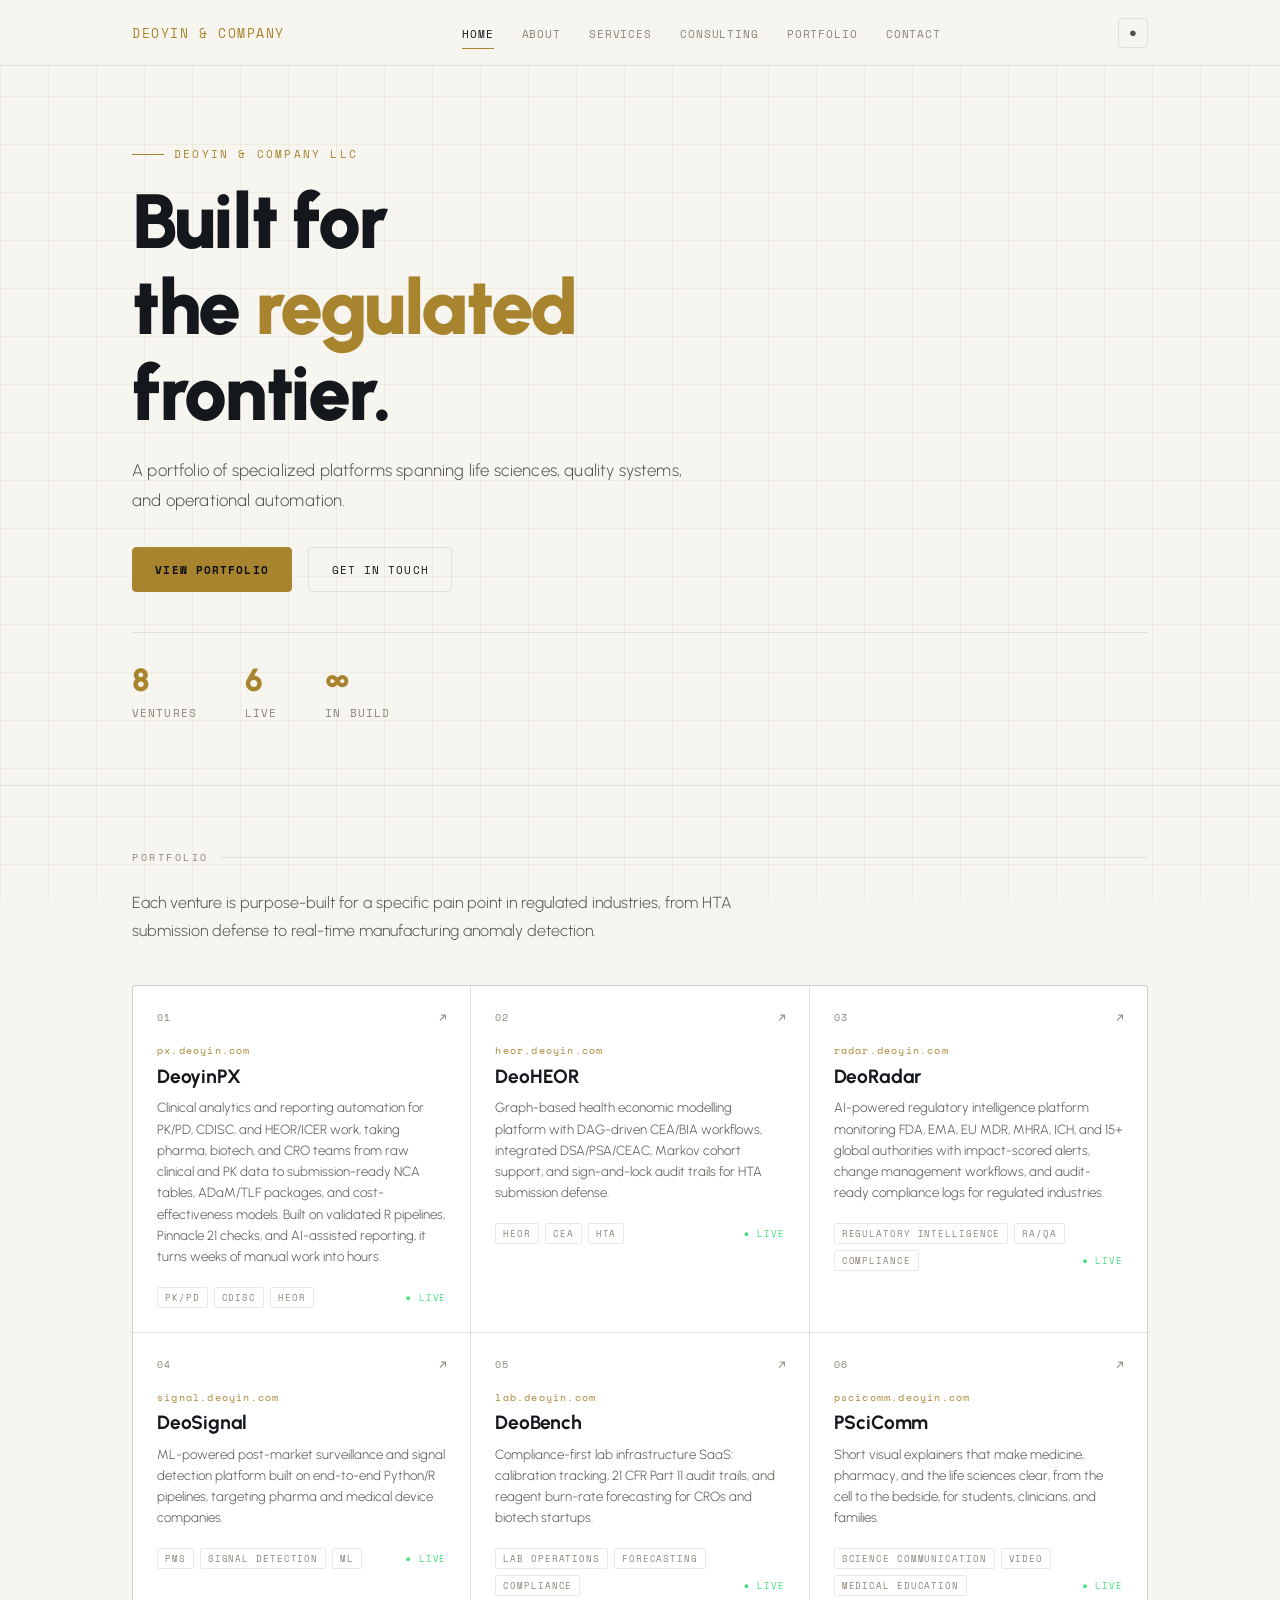
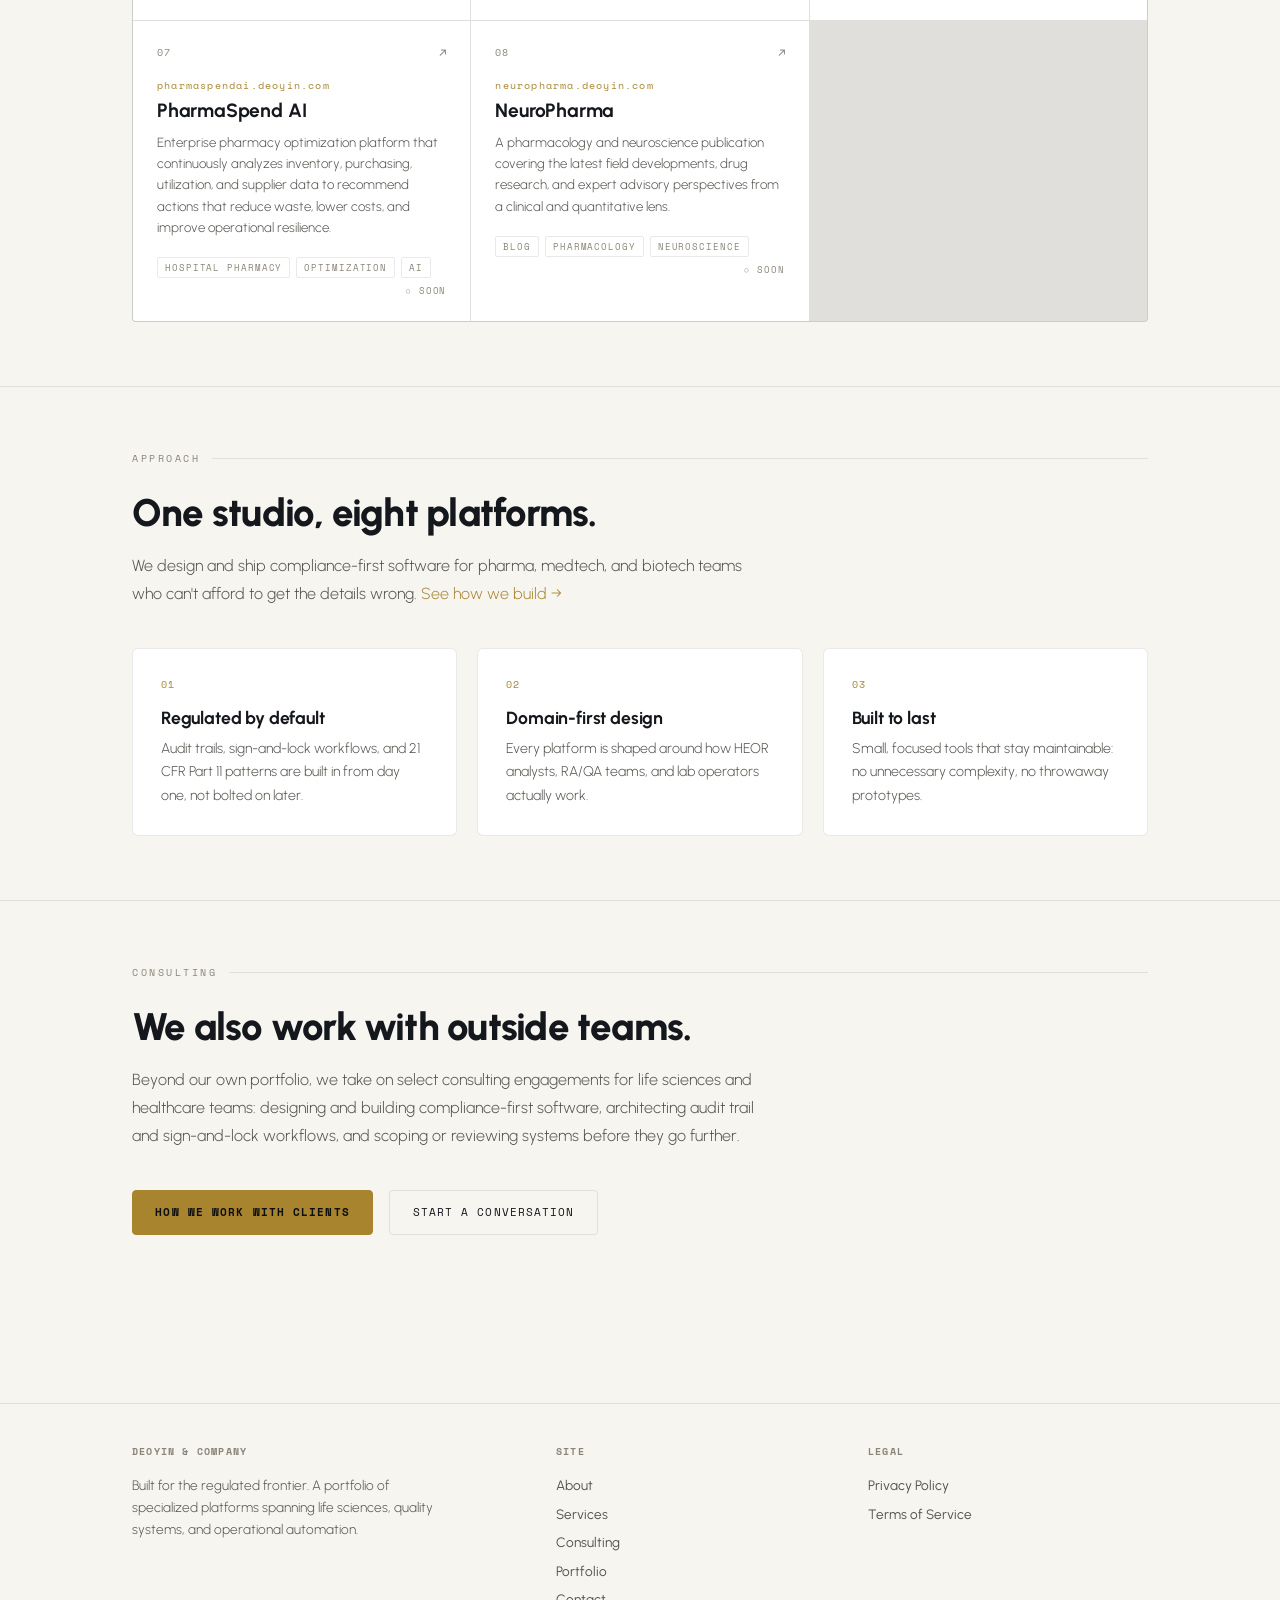
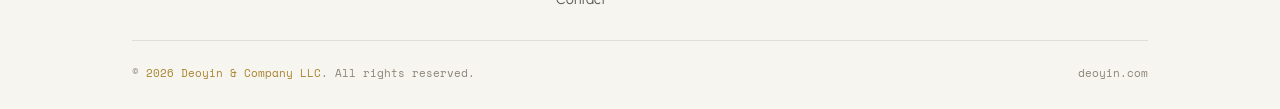
<file: index.html>
<!DOCTYPE html>
<html lang="en">
<head>
<meta charset="UTF-8" />
<meta name="viewport" content="width=device-width, initial-scale=1.0" />
<title>Deoyin & Company | Built for the Regulated Frontier</title>
<meta name="description" content="Deoyin & Company builds specialized software platforms for life sciences, quality systems, and regulated operations, from HEOR modelling to regulatory intelligence to post-market surveillance, and offers consulting for teams building compliance-first software of their own." />
<link rel="canonical" href="https://deoyin.com/" />
<meta property="og:type" content="website" />
<meta property="og:title" content="Deoyin & Company | Built for the Regulated Frontier" />
<meta property="og:description" content="A portfolio of specialized platforms spanning life sciences, quality systems, and operational automation." />
<meta property="og:url" content="https://deoyin.com/" />
<meta property="og:image" content="https://deoyin.com/assets/img/favicon.svg" />
<meta name="twitter:card" content="summary" />
<meta name="twitter:title" content="Deoyin & Company | Built for the Regulated Frontier" />
<meta name="twitter:description" content="A portfolio of specialized platforms spanning life sciences, quality systems, and operational automation." />
<link rel="icon" type="image/svg+xml" href="assets/img/favicon.svg" />
<link rel="manifest" href="site.webmanifest" />
<link href="https://fonts.googleapis.com/css2?family=Space+Mono:wght@400;700&family=Urbanist:wght@300;400;600;700;800;900&display=swap" rel="stylesheet" />
<link rel="stylesheet" href="assets/css/style.css" />
</head>
<body>
<nav class="site-nav">
  <div class="wrap">
    <a href="index.html" class="nav-logo">Deoyin & Company</a>
    <ul class="nav-links" data-nav-links>
      <li><a href="index.html">Home</a></li>
      <li><a href="about.html">About</a></li>
      <li><a href="services.html">Services</a></li>
      <li><a href="services.html#consulting">Consulting</a></li>
      <li><a href="index.html#portfolio">Portfolio</a></li>
      <li><a href="contact.html">Contact</a></li>
    </ul>
    <div class="nav-right">
      <button class="theme-toggle" data-theme-toggle type="button"></button>
      <button class="nav-burger" data-nav-burger type="button" aria-label="Toggle menu" aria-expanded="false"><span></span></button>
    </div>
  </div>
</nav>

<section class="hero">
  <div class="wrap">
    <div class="hero-eyebrow">Deoyin & Company LLC</div>
    <h1>Built for<br />the <span>regulated</span><br />frontier.</h1>
    <p class="hero-sub">A portfolio of specialized platforms spanning life sciences, quality systems, and operational automation.</p>
    <div class="hero-actions">
      <a href="#portfolio" class="btn btn-primary">View Portfolio</a>
      <a href="contact.html" class="btn btn-ghost">Get in Touch</a>
    </div>
    <div class="hero-stat-row">
      <div class="stat-item"><span class="stat-num">8</span><span class="stat-label">Ventures</span></div>
      <div class="stat-item"><span class="stat-num">6</span><span class="stat-label">Live</span></div>
      <div class="stat-item"><span class="stat-num">&#8734;</span><span class="stat-label">In Build</span></div>
    </div>
  </div>
</section>

<section class="page-section reveal" id="portfolio">
  <div class="wrap">
    <div class="section-label">Portfolio</div>
    <p class="section-intro">Each venture is purpose-built for a specific pain point in regulated industries, from HTA submission defense to real-time manufacturing anomaly detection.</p>
    <div class="grid" id="grid"></div>
  </div>
</section>

<section class="page-section reveal">
  <div class="wrap">
    <div class="section-label">Approach</div>
    <h2 class="section-heading">One studio, eight platforms.</h2>
    <p class="section-intro">We design and ship compliance-first software for pharma, medtech, and biotech teams who can't afford to get the details wrong. <a href="services.html" style="color: var(--gold); text-decoration: none;">See how we build &rarr;</a></p>
    <div class="content-grid">
      <div class="content-card">
        <span class="content-card-num">01</span>
        <h3>Regulated by default</h3>
        <p>Audit trails, sign-and-lock workflows, and 21 CFR Part 11 patterns are built in from day one, not bolted on later.</p>
      </div>
      <div class="content-card">
        <span class="content-card-num">02</span>
        <h3>Domain-first design</h3>
        <p>Every platform is shaped around how HEOR analysts, RA/QA teams, and lab operators actually work.</p>
      </div>
      <div class="content-card">
        <span class="content-card-num">03</span>
        <h3>Built to last</h3>
        <p>Small, focused tools that stay maintainable: no unnecessary complexity, no throwaway prototypes.</p>
      </div>
    </div>
  </div>
</section>

<section class="page-section reveal" id="consulting">
  <div class="wrap">
    <div class="section-label">Consulting</div>
    <h2 class="section-heading">We also work with outside teams.</h2>
    <p class="section-intro">Beyond our own portfolio, we take on select consulting engagements for life sciences and healthcare teams: designing and building compliance-first software, architecting audit trail and sign-and-lock workflows, and scoping or reviewing systems before they go further.</p>
    <div class="hero-actions">
      <a href="services.html#consulting" class="btn btn-primary">How We Work With Clients</a>
      <a href="contact.html" class="btn btn-ghost">Start a Conversation</a>
    </div>
  </div>
</section>

<footer class="site-footer">
  <div class="wrap">
    <div class="footer-grid">
      <div class="footer-col">
        <h4>Deoyin & Company</h4>
        <p>Built for the regulated frontier. A portfolio of specialized platforms spanning life sciences, quality systems, and operational automation.</p>
      </div>
      <div class="footer-col">
        <h4>Site</h4>
        <ul>
          <li><a href="about.html">About</a></li>
          <li><a href="services.html">Services</a></li>
          <li><a href="services.html#consulting">Consulting</a></li>
          <li><a href="index.html#portfolio">Portfolio</a></li>
          <li><a href="contact.html">Contact</a></li>
        </ul>
      </div>
      <div class="footer-col">
        <h4>Legal</h4>
        <ul>
          <li><a href="privacy.html">Privacy Policy</a></li>
          <li><a href="terms.html">Terms of Service</a></li>
        </ul>
      </div>
    </div>
    <div class="footer-bottom">
      <div class="footer-copy">© <span data-year>2026</span> <span>Deoyin & Company LLC</span>. All rights reserved.</div>
      <div class="footer-copy">deoyin.com</div>
    </div>
  </div>
</footer>

<script>
const ventures = [
  { sub: "px.deoyin.com", title: "DeoyinPX", desc: "Clinical analytics and reporting automation for PK/PD, CDISC, and HEOR/ICER work, taking pharma, biotech, and CRO teams from raw clinical and PK data to submission-ready NCA tables, ADaM/TLF packages, and cost-effectiveness models. Built on validated R pipelines, Pinnacle 21 checks, and AI-assisted reporting, it turns weeks of manual work into hours.", tags: ["PK/PD", "CDISC", "HEOR"], status: "live", url: "https://px.deoyin.com" },
  { sub: "heor.deoyin.com", title: "DeoHEOR", desc: "Graph-based health economic modelling platform with DAG-driven CEA/BIA workflows, integrated DSA/PSA/CEAC, Markov cohort support, and sign-and-lock audit trails for HTA submission defense.", tags: ["HEOR", "CEA", "HTA"], status: "live", url: "https://heor.deoyin.com"},
  { sub: "radar.deoyin.com", title: "DeoRadar", desc: "AI-powered regulatory intelligence platform monitoring FDA, EMA, EU MDR, MHRA, ICH, and 15+ global authorities with impact-scored alerts, change management workflows, and audit-ready compliance logs for regulated industries.", tags: ["Regulatory Intelligence", "RA/QA", "Compliance"], status: "live", url: "https://radar.deoyin.com"},
  { sub: "signal.deoyin.com", title: "DeoSignal", desc: "ML-powered post-market surveillance and signal detection platform built on end-to-end Python/R pipelines, targeting pharma and medical device companies.", tags: ["PMS", "Signal Detection", "ML"], status: "live", url: "https://signal.deoyin.com" },
  { sub: "lab.deoyin.com", "title": "DeoBench", "desc": "Compliance-first lab infrastructure SaaS: calibration tracking, 21 CFR Part 11 audit trails, and reagent burn-rate forecasting for CROs and biotech startups.", "tags": ["Lab Operations", "Forecasting", "Compliance"], "status": "live", "url": "https://lab.deoyin.com" },
  { sub: "pscicomm.deoyin.com", title: "PSciComm", desc: "Short visual explainers that make medicine, pharmacy, and the life sciences clear, from the cell to the bedside, for students, clinicians, and families.", tags: ["Science Communication", "Video", "Medical Education"], status: "live", url: "https://pscicomm.deoyin.com" },
  { sub: "pharmaspendai.deoyin.com", title: "PharmaSpend AI", desc: "Enterprise pharmacy optimization platform that continuously analyzes inventory, purchasing, utilization, and supplier data to recommend actions that reduce waste, lower costs, and improve operational resilience.", tags: ["HOSPITAL PHARMACY", "OPTIMIZATION", "AI"], status: "soon", url: "https://pharmaspendai.deoyin.com" },
  { sub: "neuropharma.deoyin.com", title: "NeuroPharma", desc: "A pharmacology and neuroscience publication covering the latest field developments, drug research, and expert advisory perspectives from a clinical and quantitative lens.", tags: ["Blog", "Pharmacology", "Neuroscience"], status: "soon", url: "https://neuropharma.deoyin.com" }
];
const grid = document.getElementById('grid');
ventures.forEach((v, i) => {
  const a = document.createElement('a');
  a.href = v.url; a.className = 'card'; a.target = '_blank'; a.rel = 'noopener noreferrer';
  const idx = String(i + 1).padStart(2, '0');
  const tagsHtml = v.tags.map(t => `<span class="card-tag">${t}</span>`).join('');
  const statusClass = v.status === 'live' ? 'status-live' : 'status-soon';
  const statusLabel = v.status === 'live' ? '&#9679; Live' : '&#9675; Soon';
  a.innerHTML = `
    <div class="card-header"><span class="card-index">${idx}</span><span class="card-arrow">&#8599;</span></div>
    <div class="card-name">${v.sub}</div>
    <div class="card-title">${v.title}</div>
    <div class="card-desc">${v.desc}</div>
    <div class="card-footer">${tagsHtml}<span class="card-status ${statusClass}">${statusLabel}</span></div>
  `;
  grid.appendChild(a);
});
</script>
<script src="assets/js/main.js"></script>
</body>
</html>
</file>
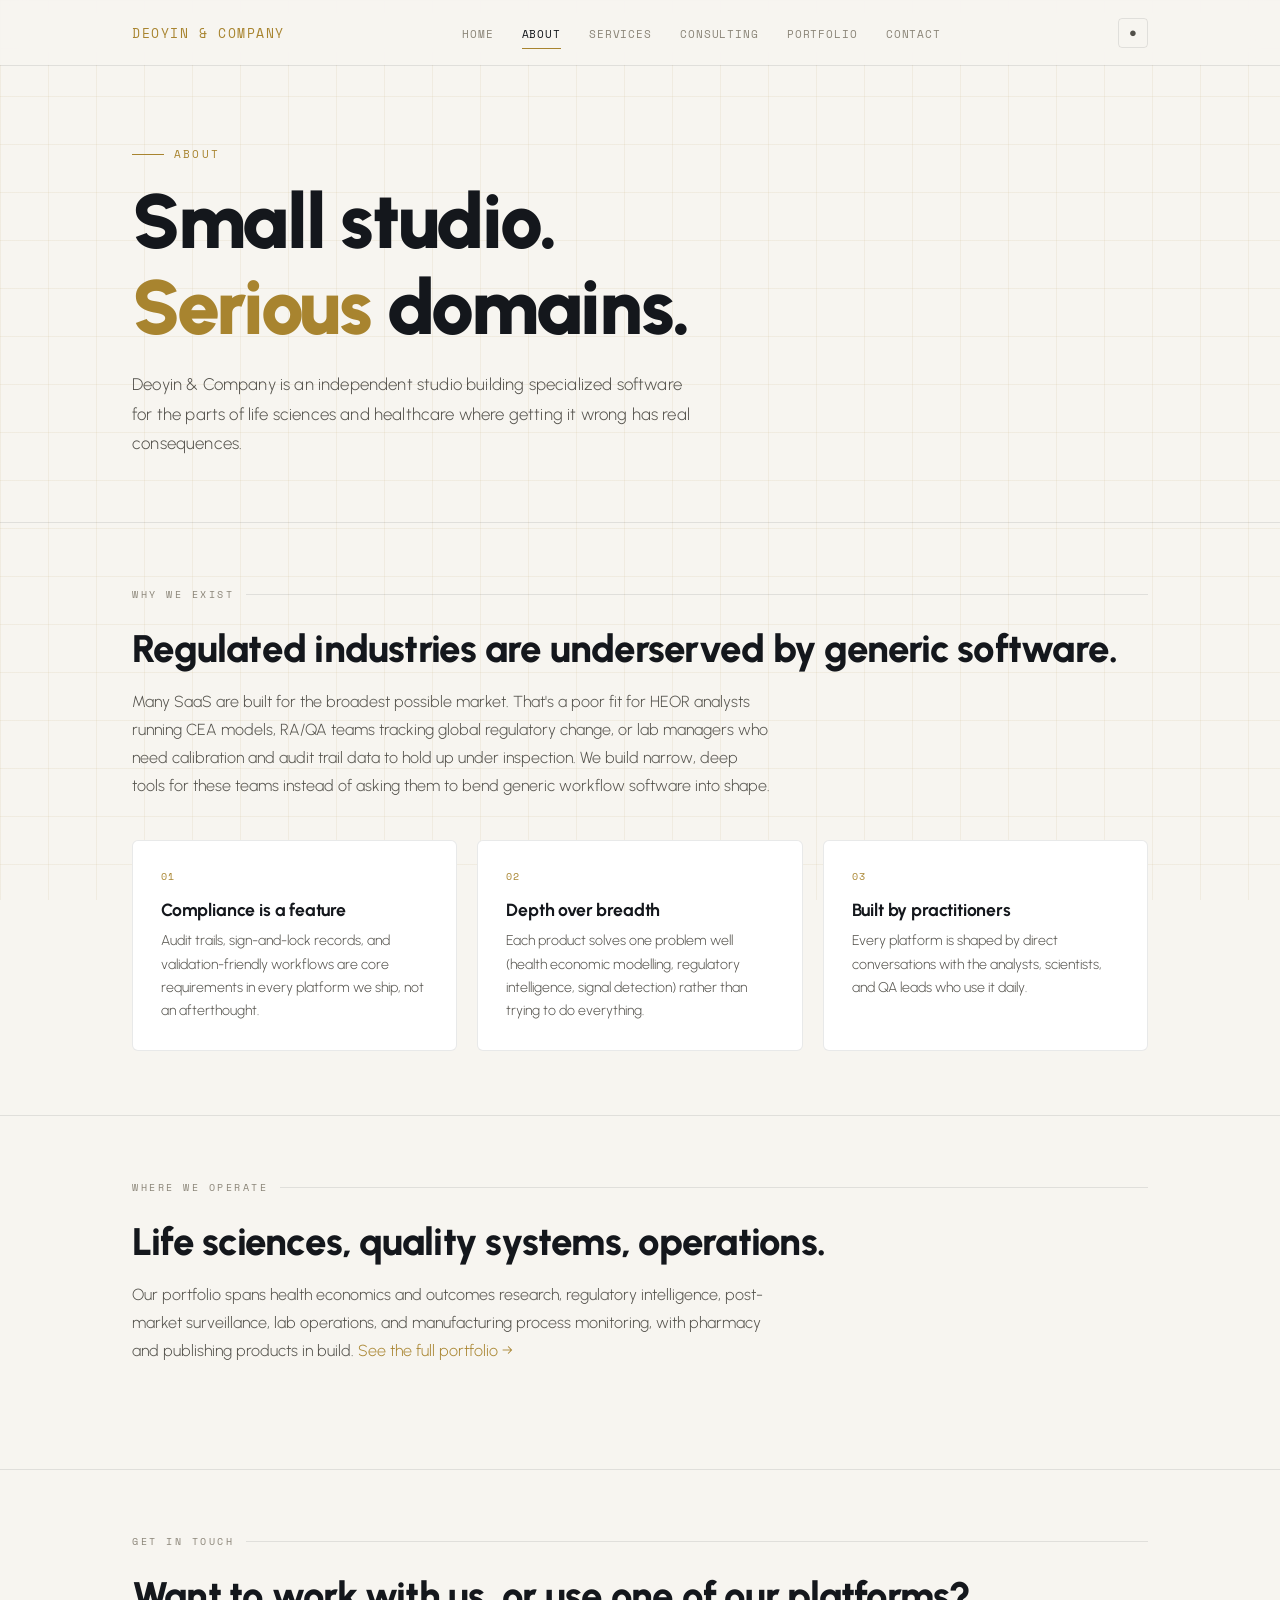
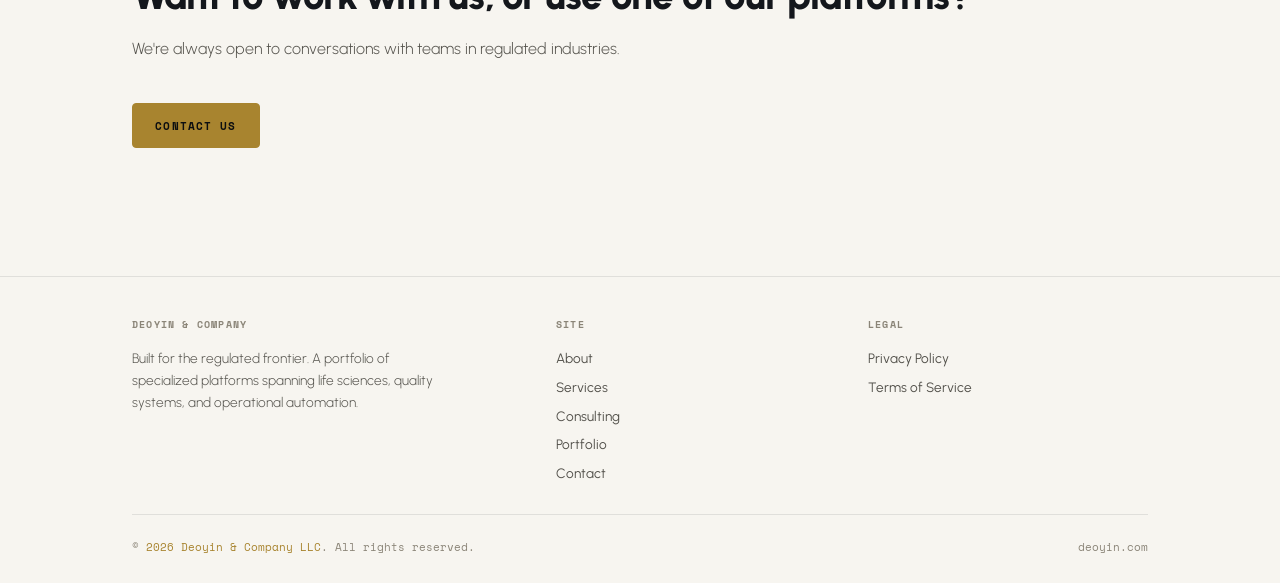
<file: about.html>
<!DOCTYPE html>
<html lang="en">
<head>
<meta charset="UTF-8" />
<meta name="viewport" content="width=device-width, initial-scale=1.0" />
<title>About | Deoyin & Company</title>
<meta name="description" content="Deoyin & Company is a studio building compliance-first software for life sciences, quality systems, and regulated operations." />
<link rel="canonical" href="https://deoyin.com/about.html" />
<meta property="og:type" content="website" />
<meta property="og:title" content="About | Deoyin & Company" />
<meta property="og:description" content="Deoyin & Company is a studio building compliance-first software for life sciences, quality systems, and regulated operations." />
<meta property="og:url" content="https://deoyin.com/about.html" />
<meta property="og:image" content="https://deoyin.com/assets/img/favicon.svg" />
<meta name="twitter:card" content="summary" />
<link rel="icon" type="image/svg+xml" href="assets/img/favicon.svg" />
<link rel="manifest" href="site.webmanifest" />
<link href="https://fonts.googleapis.com/css2?family=Space+Mono:wght@400;700&family=Urbanist:wght@300;400;600;700;800;900&display=swap" rel="stylesheet" />
<link rel="stylesheet" href="assets/css/style.css" />
</head>
<body>
<nav class="site-nav">
  <div class="wrap">
    <a href="index.html" class="nav-logo">Deoyin & Company</a>
    <ul class="nav-links" data-nav-links>
      <li><a href="index.html">Home</a></li>
      <li><a href="about.html">About</a></li>
      <li><a href="services.html">Services</a></li>
      <li><a href="services.html#consulting">Consulting</a></li>
      <li><a href="index.html#portfolio">Portfolio</a></li>
      <li><a href="contact.html">Contact</a></li>
    </ul>
    <div class="nav-right">
      <button class="theme-toggle" data-theme-toggle type="button"></button>
      <button class="nav-burger" data-nav-burger type="button" aria-label="Toggle menu" aria-expanded="false"><span></span></button>
    </div>
  </div>
</nav>

<section class="hero" style="padding-bottom: 2rem;">
  <div class="wrap">
    <div class="hero-eyebrow">About</div>
    <h1>Small studio.<br /><span>Serious</span> domains.</h1>
    <p class="hero-sub">Deoyin & Company is an independent studio building specialized software for the parts of life sciences and healthcare where getting it wrong has real consequences.</p>
  </div>
</section>

<section class="page-section reveal">
  <div class="wrap">
    <div class="section-label">Why we exist</div>
    <h2 class="section-heading">Regulated industries are underserved by generic software.</h2>
    <p class="section-intro">
      Many SaaS are built for the broadest possible market. That's a poor fit for HEOR analysts running CEA models,
      RA/QA teams tracking global regulatory change, or lab managers who need calibration and audit trail data to hold
      up under inspection. We build narrow, deep tools for these teams instead of asking them to bend generic
      workflow software into shape.
    </p>
    <div class="content-grid">
      <div class="content-card">
        <span class="content-card-num">01</span>
        <h3>Compliance is a feature</h3>
        <p>Audit trails, sign-and-lock records, and validation-friendly workflows are core requirements in every platform we ship, not an afterthought.</p>
      </div>
      <div class="content-card">
        <span class="content-card-num">02</span>
        <h3>Depth over breadth</h3>
        <p>Each product solves one problem well (health economic modelling, regulatory intelligence, signal detection) rather than trying to do everything.</p>
      </div>
      <div class="content-card">
        <span class="content-card-num">03</span>
        <h3>Built by practitioners</h3>
        <p>Every platform is shaped by direct conversations with the analysts, scientists, and QA leads who use it daily.</p>
      </div>
    </div>
  </div>
</section>

<section class="page-section reveal">
  <div class="wrap">
    <div class="section-label">Where we operate</div>
    <h2 class="section-heading">Life sciences, quality systems, operations.</h2>
    <p class="section-intro">
      Our portfolio spans health economics and outcomes research, regulatory intelligence, post-market surveillance,
      lab operations, and manufacturing process monitoring, with pharmacy and publishing products in build.
      <a href="index.html#portfolio" style="color: var(--gold); text-decoration: none;">See the full portfolio &rarr;</a>
    </p>
  </div>
</section>

<section class="page-section reveal">
  <div class="wrap">
    <div class="section-label">Get in touch</div>
    <h2 class="section-heading">Want to work with us, or use one of our platforms?</h2>
    <p class="section-intro">We're always open to conversations with teams in regulated industries.</p>
    <a href="contact.html" class="btn btn-primary">Contact Us</a>
  </div>
</section>

<footer class="site-footer">
  <div class="wrap">
    <div class="footer-grid">
      <div class="footer-col">
        <h4>Deoyin & Company</h4>
        <p>Built for the regulated frontier. A portfolio of specialized platforms spanning life sciences, quality systems, and operational automation.</p>
      </div>
      <div class="footer-col">
        <h4>Site</h4>
        <ul>
          <li><a href="about.html">About</a></li>
          <li><a href="services.html">Services</a></li>
          <li><a href="services.html#consulting">Consulting</a></li>
          <li><a href="index.html#portfolio">Portfolio</a></li>
          <li><a href="contact.html">Contact</a></li>
        </ul>
      </div>
      <div class="footer-col">
        <h4>Legal</h4>
        <ul>
          <li><a href="privacy.html">Privacy Policy</a></li>
          <li><a href="terms.html">Terms of Service</a></li>
        </ul>
      </div>
    </div>
    <div class="footer-bottom">
      <div class="footer-copy">© <span data-year>2026</span> <span>Deoyin & Company LLC</span>. All rights reserved.</div>
      <div class="footer-copy">deoyin.com</div>
    </div>
  </div>
</footer>
<script src="assets/js/main.js"></script>
</body>
</html>
</file>
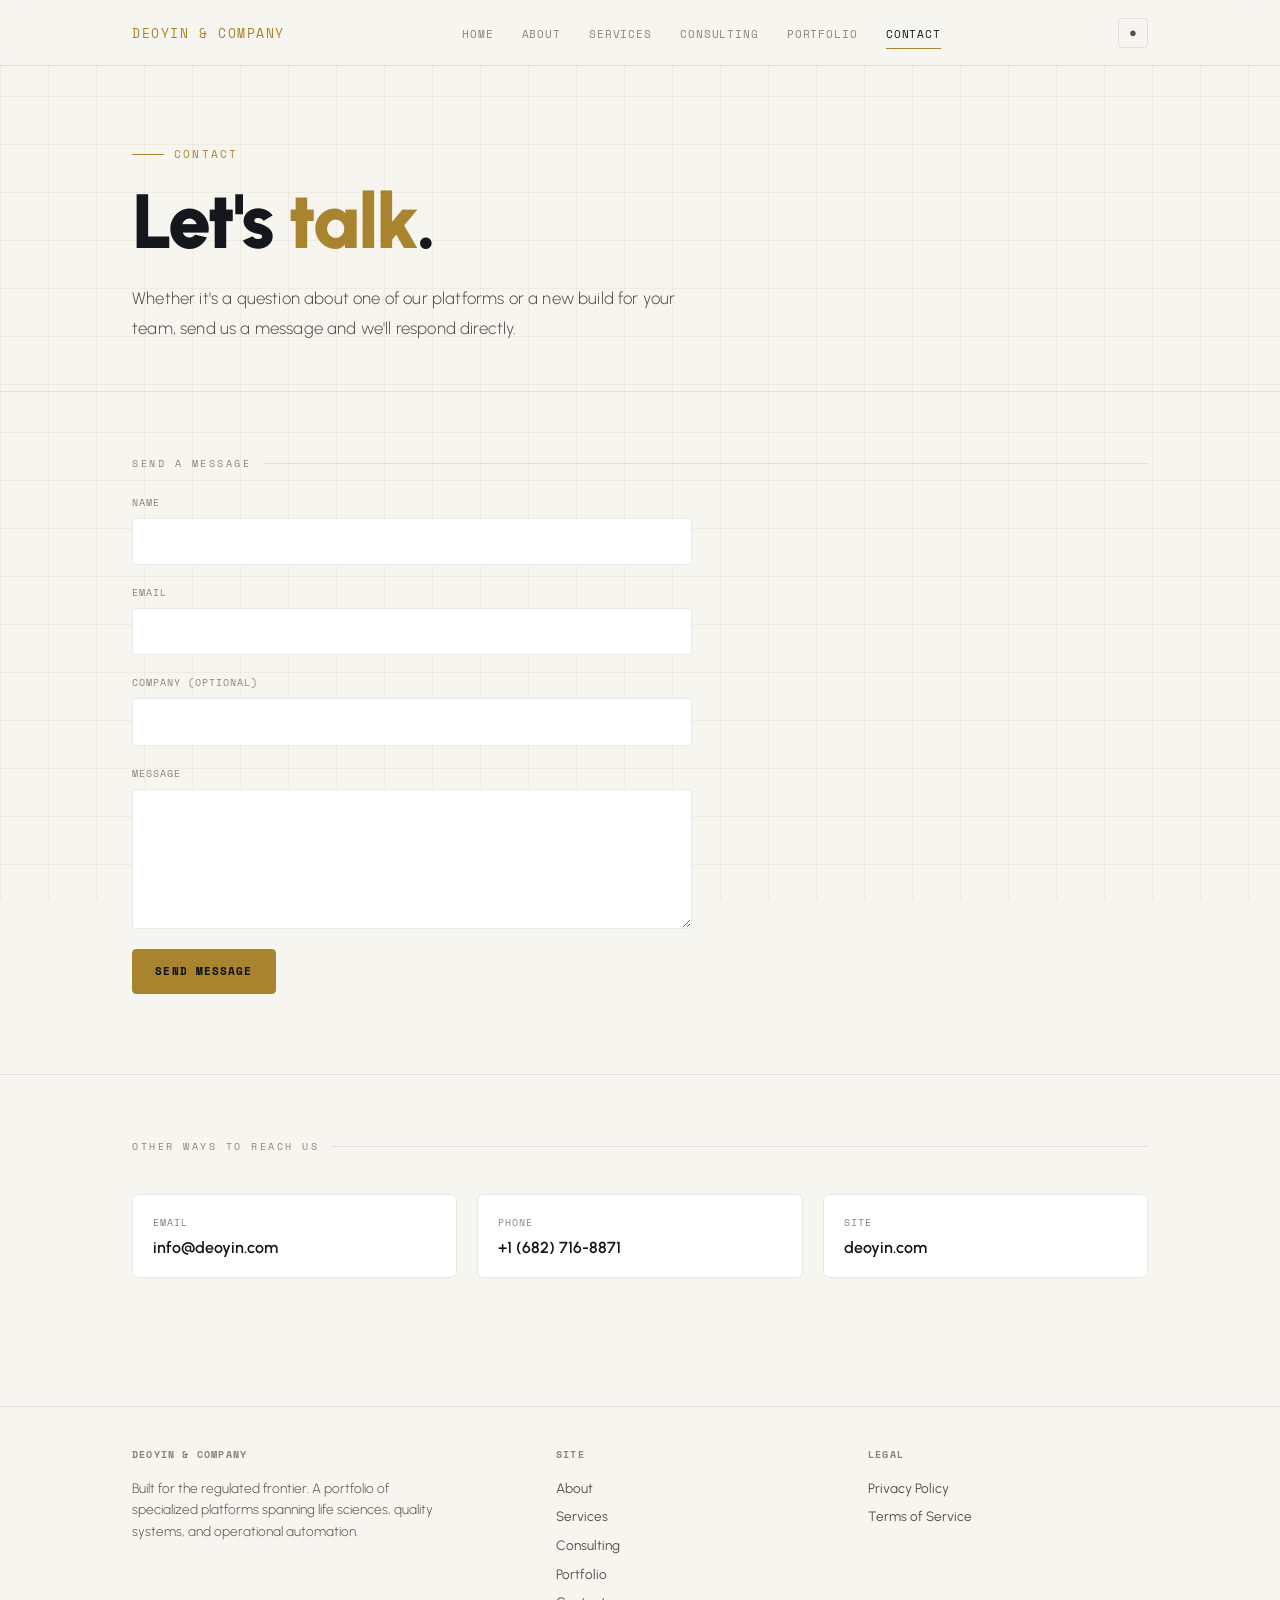
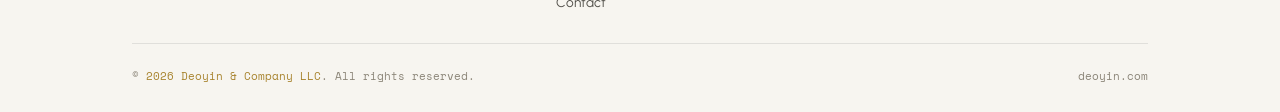
<file: contact.html>
<!DOCTYPE html>
<html lang="en">
<head>
<meta charset="UTF-8" />
<meta name="viewport" content="width=device-width, initial-scale=1.0" />
<title>Contact | Deoyin & Company</title>
<meta name="description" content="Get in touch with Deoyin & Company about our platform portfolio or a custom build for your regulated industry team." />
<link rel="canonical" href="https://deoyin.com/contact.html" />
<meta property="og:type" content="website" />
<meta property="og:title" content="Contact | Deoyin & Company" />
<meta property="og:description" content="Get in touch with Deoyin & Company about our platform portfolio or a custom build." />
<meta property="og:url" content="https://deoyin.com/contact.html" />
<meta property="og:image" content="https://deoyin.com/assets/img/favicon.svg" />
<meta name="twitter:card" content="summary" />
<link rel="icon" type="image/svg+xml" href="assets/img/favicon.svg" />
<link rel="manifest" href="site.webmanifest" />
<link href="https://fonts.googleapis.com/css2?family=Space+Mono:wght@400;700&family=Urbanist:wght@300;400;600;700;800;900&display=swap" rel="stylesheet" />
<link rel="stylesheet" href="assets/css/style.css" />
</head>
<body>
<nav class="site-nav">
  <div class="wrap">
    <a href="index.html" class="nav-logo">Deoyin & Company</a>
    <ul class="nav-links" data-nav-links>
      <li><a href="index.html">Home</a></li>
      <li><a href="about.html">About</a></li>
      <li><a href="services.html">Services</a></li>
      <li><a href="services.html#consulting">Consulting</a></li>
      <li><a href="index.html#portfolio">Portfolio</a></li>
      <li><a href="contact.html">Contact</a></li>
    </ul>
    <div class="nav-right">
      <button class="theme-toggle" data-theme-toggle type="button"></button>
      <button class="nav-burger" data-nav-burger type="button" aria-label="Toggle menu" aria-expanded="false"><span></span></button>
    </div>
  </div>
</nav>

<section class="hero" style="padding-bottom: 1rem;">
  <div class="wrap">
    <div class="hero-eyebrow">Contact</div>
    <h1>Let's <span>talk</span>.</h1>
    <p class="hero-sub">Whether it's a question about one of our platforms or a new build for your team, send us a message and we'll respond directly.</p>
  </div>
</section>

<section class="page-section reveal">
  <div class="wrap">
    <div class="section-label">Send a message</div>
    <form class="form" data-contact-form>
      <!--
        Get a free access key at https://web3forms.com (no account/backend required)
        and replace YOUR_WEB3FORMS_ACCESS_KEY below.
      -->
      <input type="hidden" name="access_key" value="c5d61d59-04ce-40b8-8c84-6fbfcf729706" />
      <input type="hidden" name="subject" value="New message from Deoyin & Company contact form" />
      <input type="checkbox" name="botcheck" style="display:none" tabindex="-1" autocomplete="off" />

      <div class="form-row">
        <label for="name">Name</label>
        <input type="text" id="name" name="name" required autocomplete="name" />
      </div>
      <div class="form-row">
        <label for="email">Email</label>
        <input type="email" id="email" name="email" required autocomplete="email" />
      </div>
      <div class="form-row">
        <label for="company">Company (optional)</label>
        <input type="text" id="company" name="company" autocomplete="organization" />
      </div>
      <div class="form-row">
        <label for="message">Message</label>
        <textarea id="message" name="message" required></textarea>
      </div>
      <button type="submit" class="btn btn-primary">Send Message</button>
      <p class="form-status" data-form-status></p>
    </form>
  </div>
</section>

<section class="page-section reveal">
  <div class="wrap">
    <div class="section-label">Other ways to reach us</div>
    <div class="contact-methods">
      <!-- Replace with your real inbox address -->
      <div class="contact-method">
        <span class="label">Email</span>
        <a href="mailto:info@deoyin.com">info@deoyin.com</a>
      </div>
      <div class="contact-method">
        <span class="label">Phone</span>
        <a href="tel:+16827168871">+1 (682) 716-8871</a>
      </div>
      <div class="contact-method">
        <span class="label">Site</span>
        <a href="https://deoyin.com">deoyin.com</a>
      </div>
    </div>
  </div>
</section>

<footer class="site-footer">
  <div class="wrap">
    <div class="footer-grid">
      <div class="footer-col">
        <h4>Deoyin & Company</h4>
        <p>Built for the regulated frontier. A portfolio of specialized platforms spanning life sciences, quality systems, and operational automation.</p>
      </div>
      <div class="footer-col">
        <h4>Site</h4>
        <ul>
          <li><a href="about.html">About</a></li>
          <li><a href="services.html">Services</a></li>
          <li><a href="services.html#consulting">Consulting</a></li>
          <li><a href="index.html#portfolio">Portfolio</a></li>
          <li><a href="contact.html">Contact</a></li>
        </ul>
      </div>
      <div class="footer-col">
        <h4>Legal</h4>
        <ul>
          <li><a href="privacy.html">Privacy Policy</a></li>
          <li><a href="terms.html">Terms of Service</a></li>
        </ul>
      </div>
    </div>
    <div class="footer-bottom">
      <div class="footer-copy">© <span data-year>2026</span> <span>Deoyin & Company LLC</span>. All rights reserved.</div>
      <div class="footer-copy">deoyin.com</div>
    </div>
  </div>
</footer>
<script src="assets/js/main.js"></script>
</body>
</html>
</file>
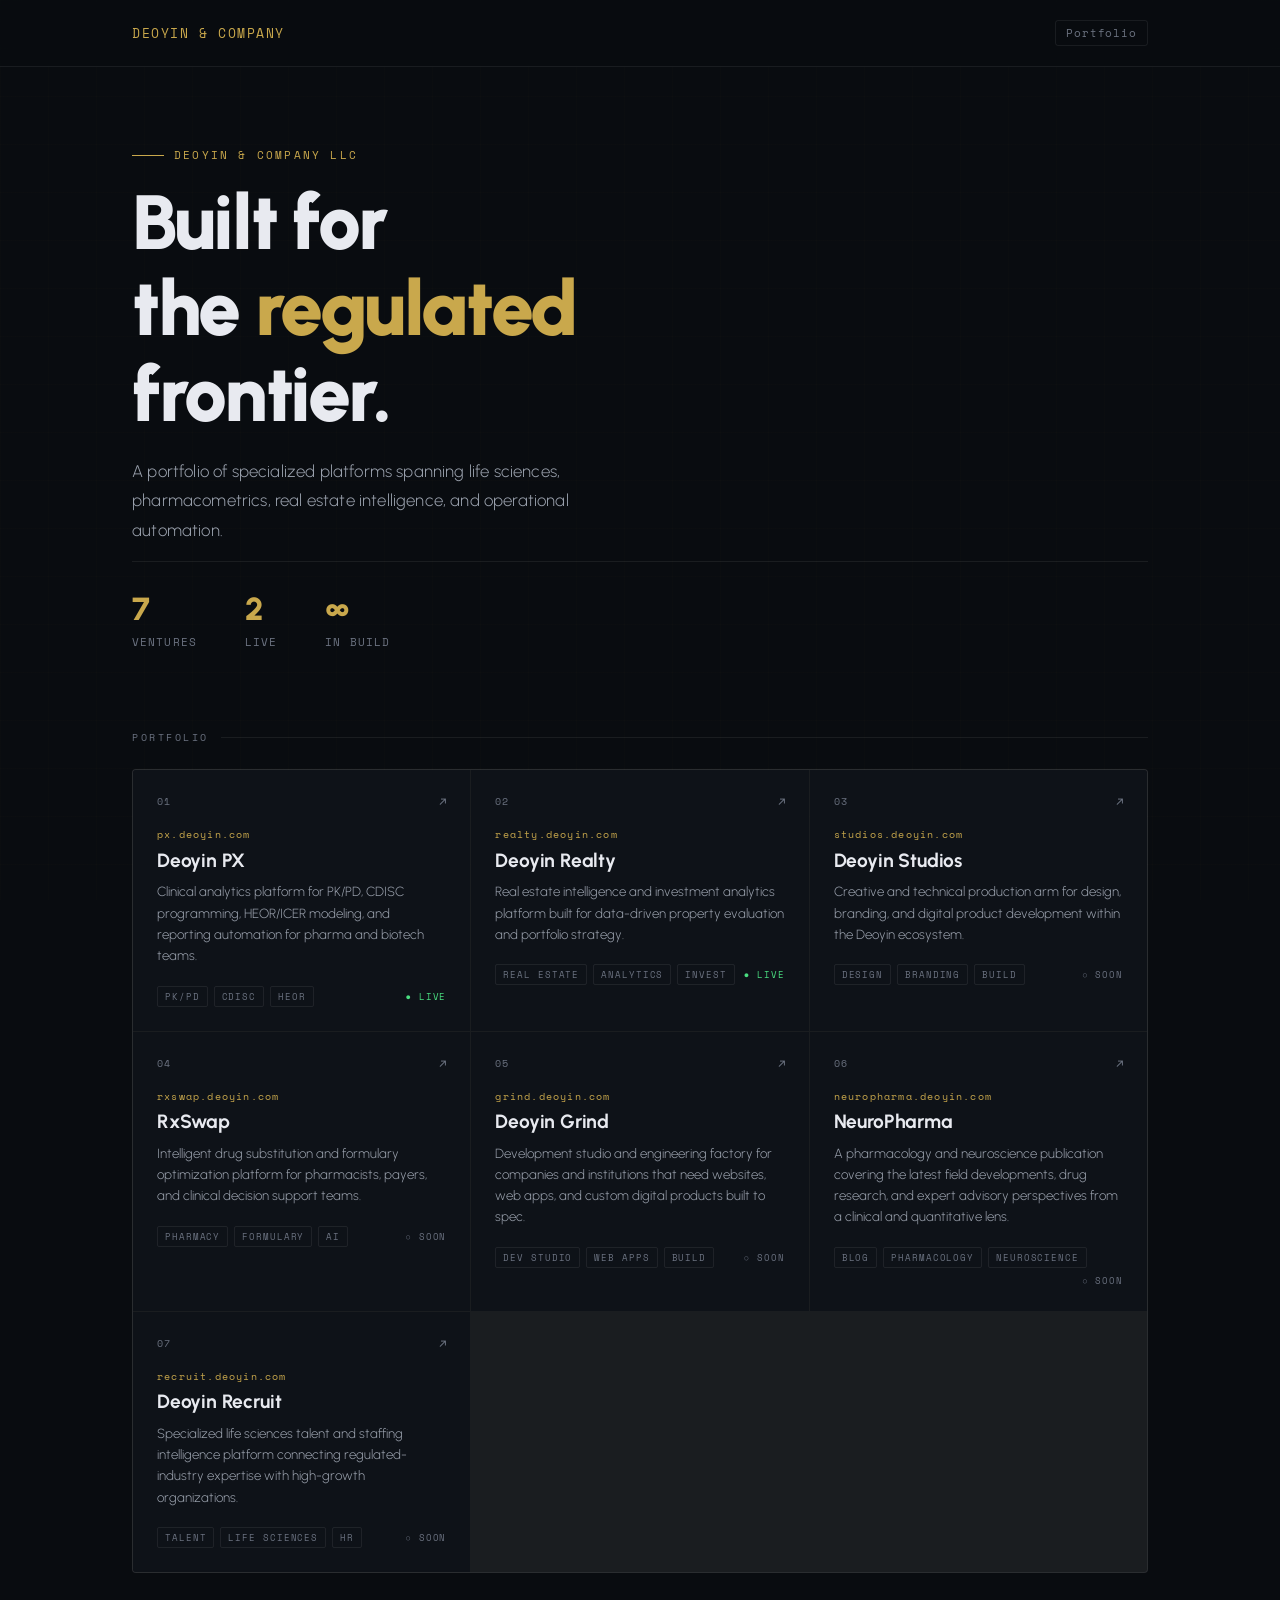
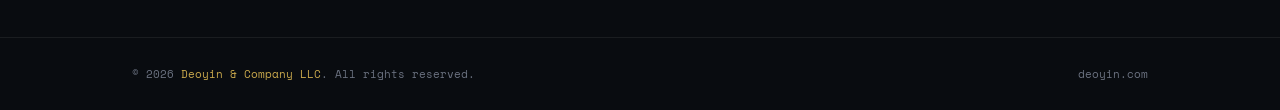
<file: deoyin_landing_page.html>
<!DOCTYPE html>
<html lang="en">
<head>
<meta charset="UTF-8" />
<meta name="viewport" content="width=device-width, initial-scale=1.0" />
<title>Deoyin & Company</title>
<link href="https://fonts.googleapis.com/css2?family=Space+Mono:wght@400;700&family=Urbanist:wght@300;400;600;700;800;900&display=swap" rel="stylesheet" />
<style>
  *, *::before, *::after { box-sizing: border-box; margin: 0; padding: 0; }
  :root {
    --bg: #090c10; --bg2: #0e1218; --bg3: #141920;
    --border: rgba(255,255,255,0.07);
    --gold: #c9a84c; --gold-glow: rgba(201,168,76,0.08);
    --text: #e8eaf0; --text-muted: #6b7280; --text-mid: #9ca3af;
    --mono: 'Space Mono', monospace;
    --display: 'Urbanist', sans-serif;
  }
  body { background: var(--bg); color: var(--text); font-family: var(--display); min-height: 100vh; overflow-x: hidden; }
  body::before {
    content: ''; position: fixed; inset: 0;
    background-image: linear-gradient(rgba(201,168,76,0.015) 1px, transparent 1px), linear-gradient(90deg, rgba(201,168,76,0.015) 1px, transparent 1px);
    background-size: 48px 48px; pointer-events: none; z-index: 0;
  }
  .wrap { position: relative; z-index: 1; max-width: 1080px; margin: 0 auto; padding: 0 2rem; }

  nav { border-bottom: 1px solid var(--border); padding: 1.25rem 0; position: sticky; top: 0; background: rgba(9,12,16,0.92); backdrop-filter: blur(12px); z-index: 100; }
  nav .wrap { display: flex; align-items: center; justify-content: space-between; }
  .nav-logo { font-family: var(--mono); font-size: 13px; color: var(--gold); letter-spacing: 0.12em; text-transform: uppercase; }
  .nav-tag { font-family: var(--mono); font-size: 11px; color: var(--text-muted); letter-spacing: 0.08em; border: 1px solid var(--border); padding: 4px 10px; border-radius: 3px; }

  .hero { padding: 5rem 0 4rem; }
  .hero-eyebrow {
    font-family: var(--mono); font-size: 11px; letter-spacing: 0.2em; color: var(--gold);
    text-transform: uppercase; margin-bottom: 1rem;
    display: flex; align-items: center; gap: 10px;
  }
  .hero-eyebrow::before { content: ''; display: block; width: 32px; height: 1px; background: var(--gold); flex-shrink: 0; }

  h1 {
    font-family: var(--display); font-size: clamp(3rem, 6vw, 5.5rem);
    font-weight: 900; line-height: 1.12; letter-spacing: -0.03em;
    color: var(--text); margin-bottom: 1.25rem;
  }
  h1 span { color: var(--gold); }

  .hero-sub {
    font-size: 1.05rem; color: var(--text-mid); max-width: 520px;
    line-height: 1.75; margin-bottom: 1rem; font-weight: 300; letter-spacing: 0.01em;
  }

  .hero-stat-row { display: flex; gap: 3rem; border-top: 1px solid var(--border); padding-top: 1.75rem; }
  .stat-num { font-family: var(--display); font-size: 2rem; color: var(--gold); font-weight: 800; display: block; margin-bottom: 0.2rem; letter-spacing: -0.02em; }
  .stat-label { font-size: 11px; color: var(--text-muted); letter-spacing: 0.1em; text-transform: uppercase; font-family: var(--mono); }

  .section-label { font-family: var(--mono); font-size: 10px; letter-spacing: 0.25em; text-transform: uppercase; color: var(--text-muted); margin-bottom: 1.5rem; display: flex; align-items: center; gap: 12px; }
  .section-label::after { content: ''; flex: 1; height: 1px; background: var(--border); }

  .portfolio { padding: 1rem 0 0; }
  .grid { display: grid; grid-template-columns: repeat(auto-fill, minmax(300px, 1fr)); gap: 1px; background: var(--border); border: 1px solid var(--border); border-radius: 4px; overflow: hidden; }

  .card { background: var(--bg2); padding: 1.5rem; text-decoration: none; display: block; position: relative; overflow: hidden; transition: background 0.2s ease; }
  .card::before { content: ''; position: absolute; inset: 0; background: var(--gold-glow); opacity: 0; transition: opacity 0.2s ease; }
  .card:hover { background: var(--bg3); }
  .card:hover::before { opacity: 1; }
  .card:hover .card-arrow { transform: translate(3px, -3px); color: var(--gold); }
  .card:hover .card-tag { border-color: rgba(201,168,76,0.3); color: var(--gold); }

  .card-header { display: flex; justify-content: space-between; align-items: flex-start; margin-bottom: 1rem; }
  .card-index { font-family: var(--mono); font-size: 10px; color: var(--text-muted); letter-spacing: 0.1em; }
  .card-arrow { font-size: 14px; color: var(--text-muted); transition: transform 0.2s ease, color 0.2s ease; }
  .card-name { font-family: var(--mono); font-size: 10px; color: var(--gold); letter-spacing: 0.12em; text-transform: lowercase; margin-bottom: 0.4rem; }
  .card-title { font-family: var(--display); font-size: 1.2rem; font-weight: 700; color: var(--text); margin-bottom: 0.6rem; line-height: 1.2; letter-spacing: -0.01em; }
  .card-desc { font-size: 0.83rem; color: var(--text-mid); line-height: 1.6; font-weight: 300; }
  .card-footer { margin-top: 1.2rem; display: flex; align-items: center; gap: 6px; flex-wrap: wrap; }
  .card-tag { font-family: var(--mono); font-size: 9px; letter-spacing: 0.1em; text-transform: uppercase; color: var(--text-muted); border: 1px solid var(--border); padding: 3px 7px; border-radius: 2px; transition: all 0.2s ease; }
  .card-status { font-family: var(--mono); font-size: 9px; letter-spacing: 0.1em; text-transform: uppercase; margin-left: auto; }
  .status-live { color: #4ade80; }
  .status-soon { color: var(--text-muted); }

  footer { border-top: 1px solid var(--border); margin-top: 4rem; padding: 1.75rem 0; position: relative; z-index: 1; }
  footer .wrap { display: flex; align-items: center; justify-content: space-between; flex-wrap: wrap; gap: 1rem; }
  .footer-copy { font-family: var(--mono); font-size: 11px; color: var(--text-muted); }
  .footer-copy span { color: var(--gold); }

  @media (max-width: 600px) {
    .hero { padding: 2rem 0 2rem; }
    .hero-stat-row { gap: 1.5rem; }
    .grid { grid-template-columns: 1fr; }
  }
</style>
</head>
<body>
<nav>
  <div class="wrap">
    <div class="nav-logo">Deoyin & Company</div>
    <div class="nav-tag">Portfolio</div>
  </div>
</nav>

<section class="hero">
  <div class="wrap">
    <div class="hero-eyebrow">Deoyin & Company LLC</div>
    <h1>Built for<br />the <span>regulated</span><br />frontier.</h1>
    <p class="hero-sub">A portfolio of specialized platforms spanning life sciences, pharmacometrics, real estate intelligence, and operational automation.</p>
    <div class="hero-stat-row">
      <div class="stat-item"><span class="stat-num">7</span><span class="stat-label">Ventures</span></div>
      <div class="stat-item"><span class="stat-num">2</span><span class="stat-label">Live</span></div>
      <div class="stat-item"><span class="stat-num">&#8734;</span><span class="stat-label">In Build</span></div>
    </div>
  </div>
</section>

<section class="portfolio">
  <div class="wrap">
    <div class="section-label">Portfolio</div>
    <div class="grid" id="grid"></div>
  </div>
</section>

<footer>
  <div class="wrap">
    <div class="footer-copy">© 2026 <span>Deoyin & Company LLC</span>. All rights reserved.</div>
    <div class="footer-copy">deoyin.com</div>
  </div>
</footer>

<script>
const ventures = [
  { sub: "px.deoyin.com", title: "Deoyin PX", desc: "Clinical analytics platform for PK/PD, CDISC programming, HEOR/ICER modeling, and reporting automation for pharma and biotech teams.", tags: ["PK/PD", "CDISC", "HEOR"], status: "live", url: "https://px.deoyin.com" },
  { sub: "realty.deoyin.com", title: "Deoyin Realty", desc: "Real estate intelligence and investment analytics platform built for data-driven property evaluation and portfolio strategy.", tags: ["Real Estate", "Analytics", "Invest"], status: "live", url: "https://realty.deoyin.com" },
  { sub: "studios.deoyin.com", title: "Deoyin Studios", desc: "Creative and technical production arm for design, branding, and digital product development within the Deoyin ecosystem.", tags: ["Design", "Branding", "Build"], status: "soon", url: "https://studios.deoyin.com" },
  { sub: "rxswap.deoyin.com", title: "RxSwap", desc: "Intelligent drug substitution and formulary optimization platform for pharmacists, payers, and clinical decision support teams.", tags: ["Pharmacy", "Formulary", "AI"], status: "soon", url: "https://rxswap.deoyin.com" },
  { sub: "grind.deoyin.com", title: "Deoyin Grind", desc: "Development studio and engineering factory for companies and institutions that need websites, web apps, and custom digital products built to spec.", tags: ["Dev Studio", "Web Apps", "Build"], status: "soon", url: "https://grind.deoyin.com" },
  { sub: "neuropharma.deoyin.com", title: "NeuroPharma", desc: "A pharmacology and neuroscience publication covering the latest field developments, drug research, and expert advisory perspectives from a clinical and quantitative lens.", tags: ["Blog", "Pharmacology", "Neuroscience"], status: "soon", url: "https://neuropharma.deoyin.com" },
  { sub: "recruit.deoyin.com", title: "Deoyin Recruit", desc: "Specialized life sciences talent and staffing intelligence platform connecting regulated-industry expertise with high-growth organizations.", tags: ["Talent", "Life Sciences", "HR"], status: "soon", url: "https://recruit.deoyin.com" }
];
const grid = document.getElementById('grid');
ventures.forEach((v, i) => {
  const a = document.createElement('a');
  a.href = v.url; a.className = 'card'; a.target = '_blank'; a.rel = 'noopener noreferrer';
  const idx = String(i + 1).padStart(2, '0');
  const tagsHtml = v.tags.map(t => `<span class="card-tag">${t}</span>`).join('');
  const statusClass = v.status === 'live' ? 'status-live' : 'status-soon';
  const statusLabel = v.status === 'live' ? '&#9679; Live' : '&#9675; Soon';
  a.innerHTML = `
    <div class="card-header"><span class="card-index">${idx}</span><span class="card-arrow">&#8599;</span></div>
    <div class="card-name">${v.sub}</div>
    <div class="card-title">${v.title}</div>
    <div class="card-desc">${v.desc}</div>
    <div class="card-footer">${tagsHtml}<span class="card-status ${statusClass}">${statusLabel}</span></div>
  `;
  grid.appendChild(a);
});
</script>
</body>
</html>
</file>
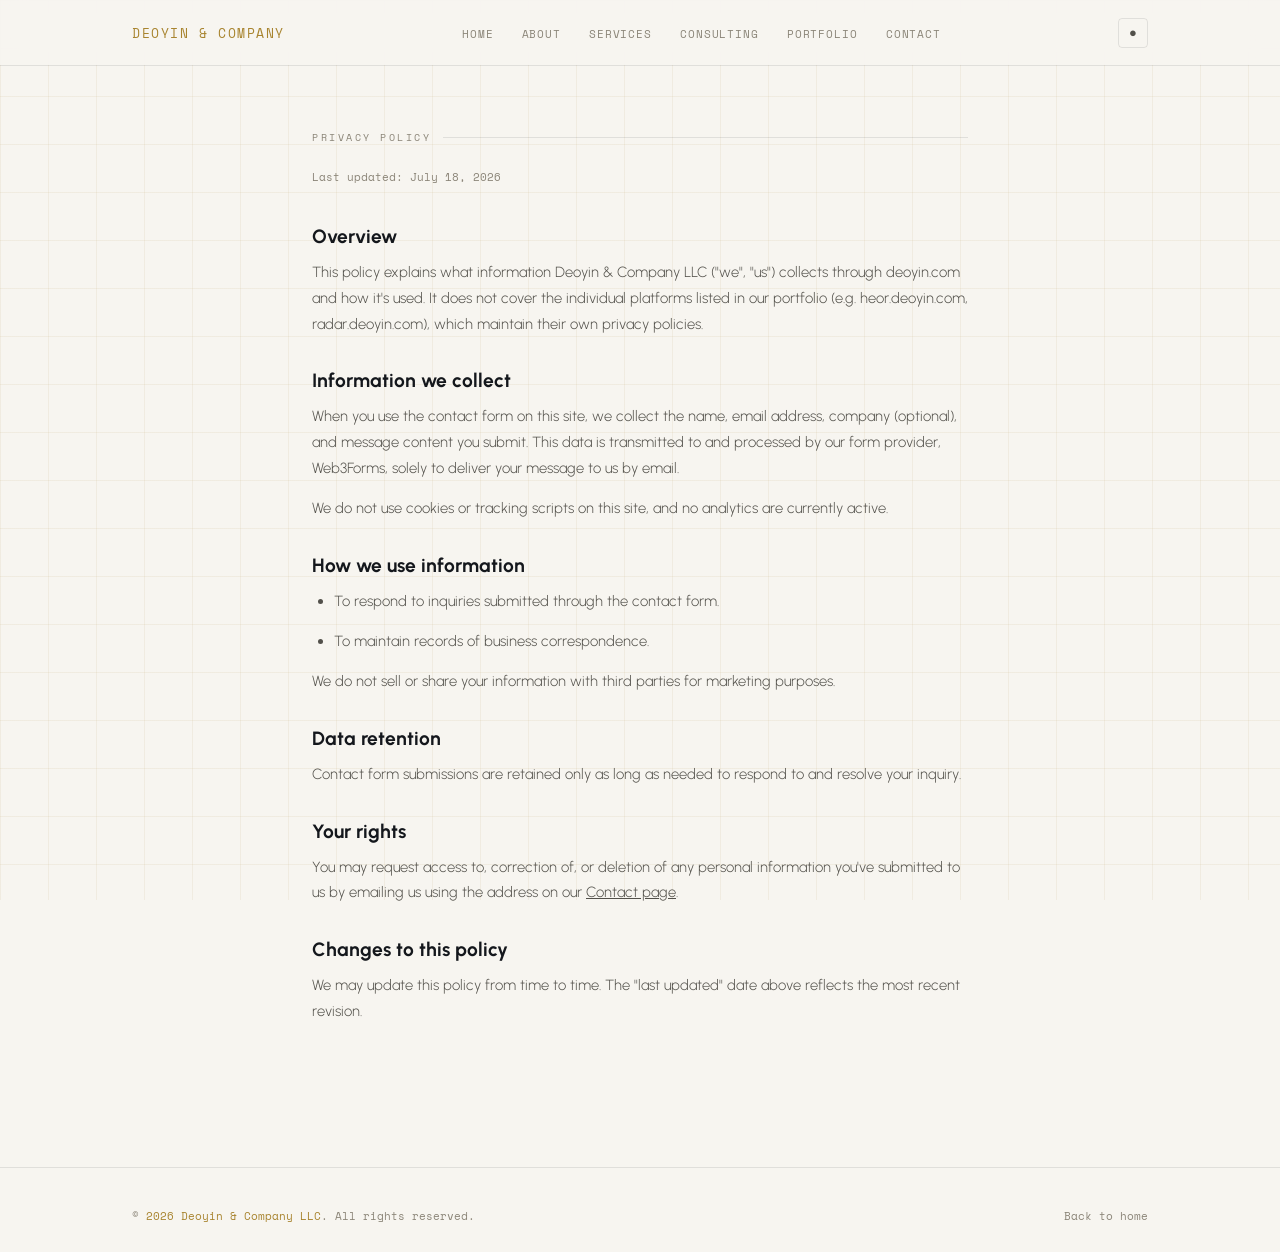
<file: privacy.html>
<!DOCTYPE html>
<html lang="en">
<head>
<meta charset="UTF-8" />
<meta name="viewport" content="width=device-width, initial-scale=1.0" />
<title>Privacy Policy | Deoyin & Company</title>
<meta name="description" content="Privacy policy for Deoyin & Company and deoyin.com." />
<link rel="canonical" href="https://deoyin.com/privacy.html" />
<meta name="robots" content="noindex" />
<link rel="icon" type="image/svg+xml" href="assets/img/favicon.svg" />
<link rel="manifest" href="site.webmanifest" />
<link href="https://fonts.googleapis.com/css2?family=Space+Mono:wght@400;700&family=Urbanist:wght@300;400;600;700;800;900&display=swap" rel="stylesheet" />
<link rel="stylesheet" href="assets/css/style.css" />
</head>
<body>
<nav class="site-nav">
  <div class="wrap">
    <a href="index.html" class="nav-logo">Deoyin & Company</a>
    <ul class="nav-links" data-nav-links>
      <li><a href="index.html">Home</a></li>
      <li><a href="about.html">About</a></li>
      <li><a href="services.html">Services</a></li>
      <li><a href="services.html#consulting">Consulting</a></li>
      <li><a href="index.html#portfolio">Portfolio</a></li>
      <li><a href="contact.html">Contact</a></li>
    </ul>
    <div class="nav-right">
      <button class="theme-toggle" data-theme-toggle type="button"></button>
      <button class="nav-burger" data-nav-burger type="button" aria-label="Toggle menu" aria-expanded="false"><span></span></button>
    </div>
  </div>
</nav>

<section class="page-section" style="border-top: none; padding-top: 4rem;">
  <div class="wrap legal" style="max-width: 720px;">
    <div class="section-label">Privacy Policy</div>
    <span class="updated">Last updated: July 18, 2026</span>

    <h2>Overview</h2>
    <p>This policy explains what information Deoyin & Company LLC ("we", "us") collects through deoyin.com and how it's used. It does not cover the individual platforms listed in our portfolio (e.g. heor.deoyin.com, radar.deoyin.com), which maintain their own privacy policies.</p>

    <h2>Information we collect</h2>
    <p>When you use the contact form on this site, we collect the name, email address, company (optional), and message content you submit. This data is transmitted to and processed by our form provider, Web3Forms, solely to deliver your message to us by email.</p>
    <p>We do not use cookies or tracking scripts on this site, and no analytics are currently active.</p>

    <h2>How we use information</h2>
    <ul>
      <li>To respond to inquiries submitted through the contact form.</li>
      <li>To maintain records of business correspondence.</li>
    </ul>
    <p>We do not sell or share your information with third parties for marketing purposes.</p>

    <h2>Data retention</h2>
    <p>Contact form submissions are retained only as long as needed to respond to and resolve your inquiry.</p>

    <h2>Your rights</h2>
    <p>You may request access to, correction of, or deletion of any personal information you've submitted to us by emailing us using the address on our <a href="contact.html">Contact page</a>.</p>

    <h2>Changes to this policy</h2>
    <p>We may update this policy from time to time. The "last updated" date above reflects the most recent revision.</p>
  </div>
</section>

<footer class="site-footer">
  <div class="wrap">
    <div class="footer-bottom" style="border-top: none; padding-top: 0;">
      <div class="footer-copy">© <span data-year>2026</span> <span>Deoyin & Company LLC</span>. All rights reserved.</div>
      <div class="footer-copy"><a href="index.html" style="text-decoration:none;">Back to home</a></div>
    </div>
  </div>
</footer>
<script src="assets/js/main.js"></script>
</body>
</html>
</file>
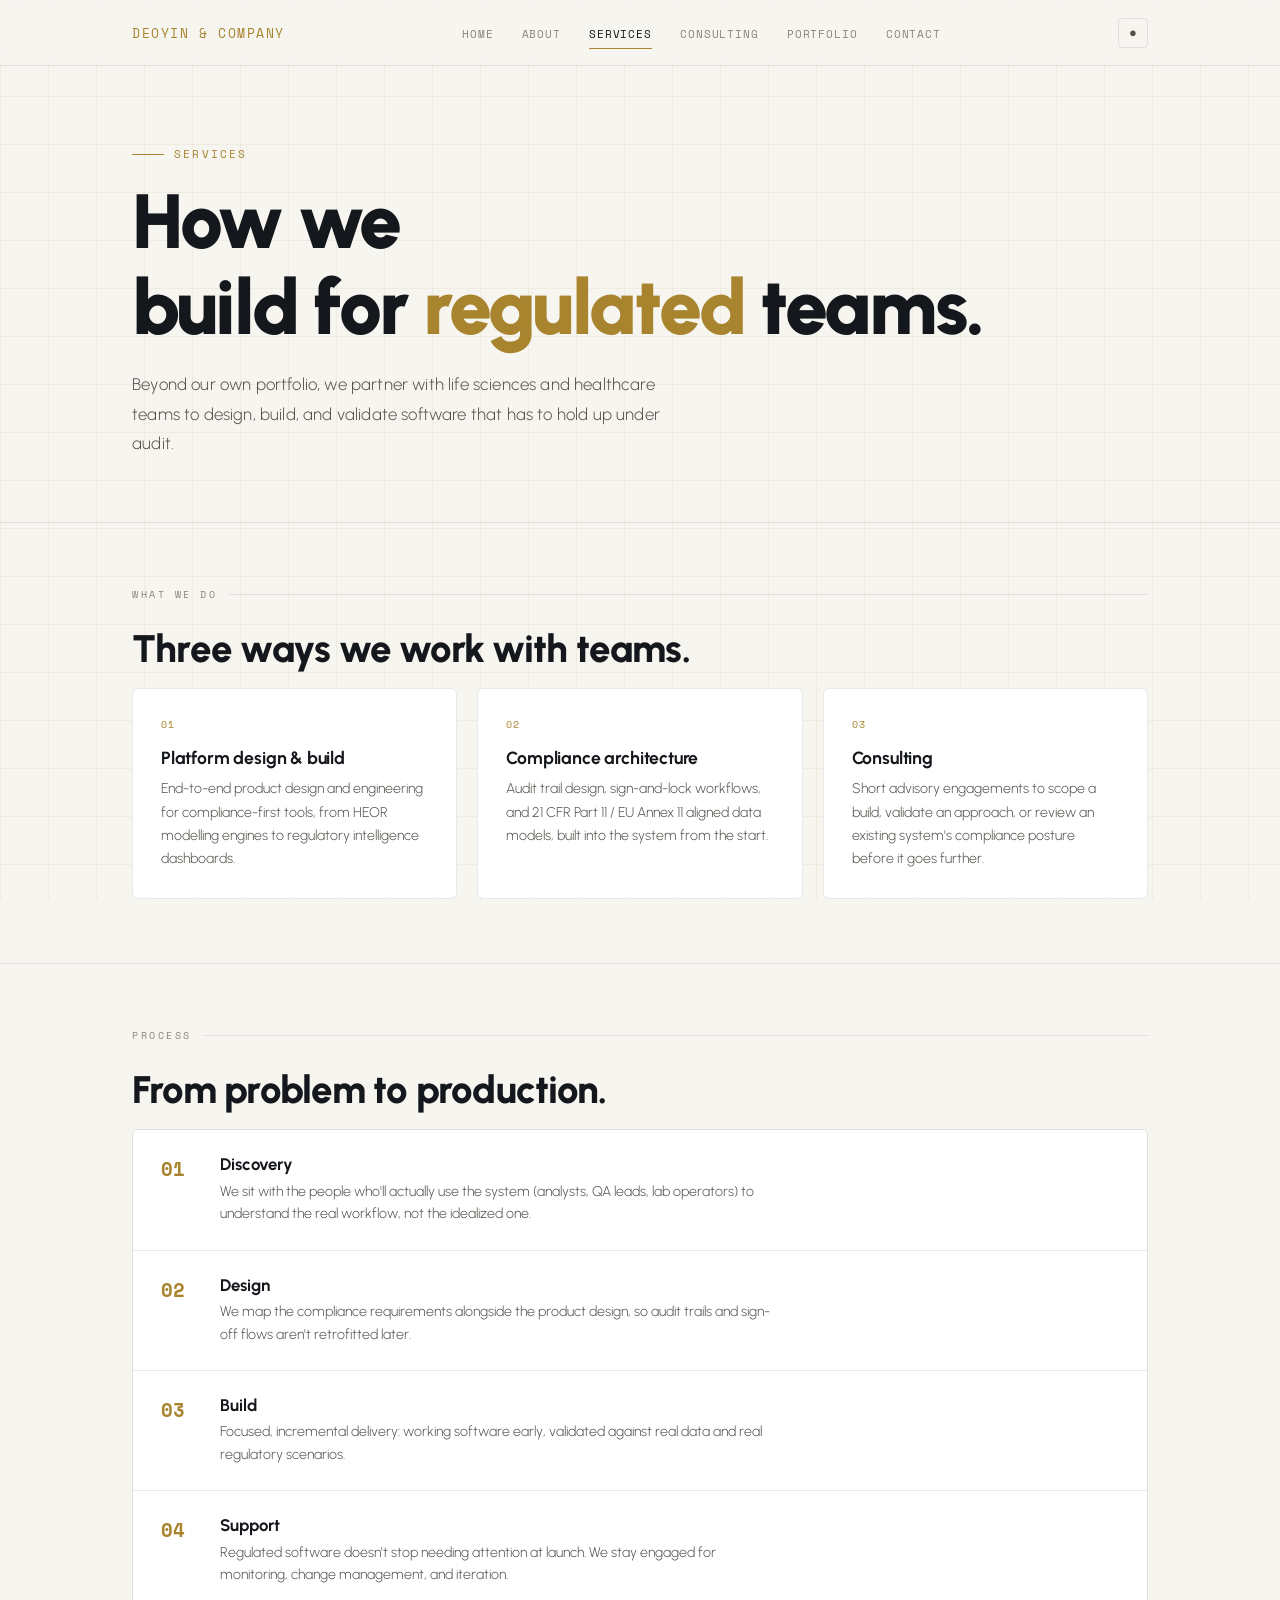
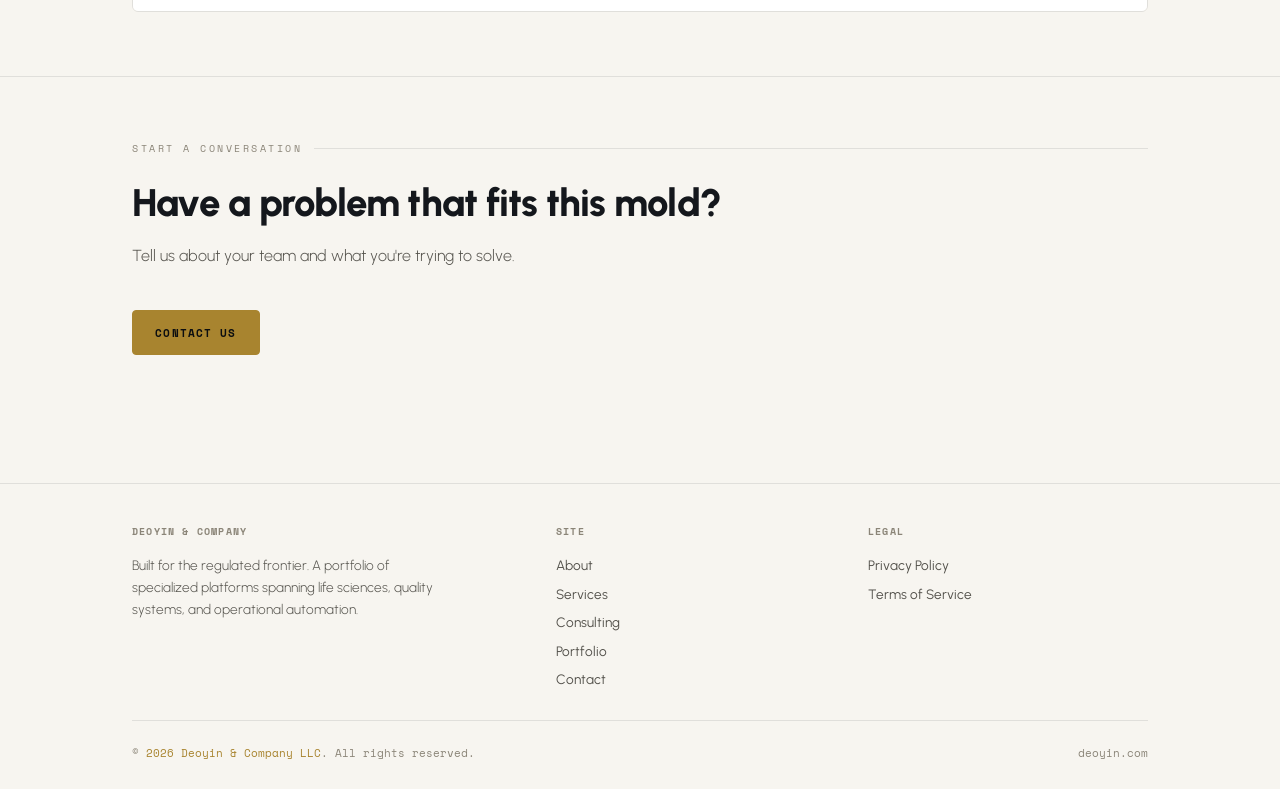
<file: services.html>
<!DOCTYPE html>
<html lang="en">
<head>
<meta charset="UTF-8" />
<meta name="viewport" content="width=device-width, initial-scale=1.0" />
<title>Services | Deoyin & Company</title>
<meta name="description" content="How Deoyin & Company designs and ships compliance-first software platforms for regulated industries, from discovery through post-launch support." />
<link rel="canonical" href="https://deoyin.com/services.html" />
<meta property="og:type" content="website" />
<meta property="og:title" content="Services | Deoyin & Company" />
<meta property="og:description" content="How we design and ship compliance-first software platforms for regulated industries." />
<meta property="og:url" content="https://deoyin.com/services.html" />
<meta property="og:image" content="https://deoyin.com/assets/img/favicon.svg" />
<meta name="twitter:card" content="summary" />
<link rel="icon" type="image/svg+xml" href="assets/img/favicon.svg" />
<link rel="manifest" href="site.webmanifest" />
<link href="https://fonts.googleapis.com/css2?family=Space+Mono:wght@400;700&family=Urbanist:wght@300;400;600;700;800;900&display=swap" rel="stylesheet" />
<link rel="stylesheet" href="assets/css/style.css" />
</head>
<body>
<nav class="site-nav">
  <div class="wrap">
    <a href="index.html" class="nav-logo">Deoyin & Company</a>
    <ul class="nav-links" data-nav-links>
      <li><a href="index.html">Home</a></li>
      <li><a href="about.html">About</a></li>
      <li><a href="services.html">Services</a></li>
      <li><a href="services.html#consulting">Consulting</a></li>
      <li><a href="index.html#portfolio">Portfolio</a></li>
      <li><a href="contact.html">Contact</a></li>
    </ul>
    <div class="nav-right">
      <button class="theme-toggle" data-theme-toggle type="button"></button>
      <button class="nav-burger" data-nav-burger type="button" aria-label="Toggle menu" aria-expanded="false"><span></span></button>
    </div>
  </div>
</nav>

<section class="hero" style="padding-bottom: 2rem;">
  <div class="wrap">
    <div class="hero-eyebrow">Services</div>
    <h1>How we<br />build for <span>regulated</span> teams.</h1>
    <p class="hero-sub">Beyond our own portfolio, we partner with life sciences and healthcare teams to design, build, and validate software that has to hold up under audit.</p>
  </div>
</section>

<section class="page-section reveal">
  <div class="wrap">
    <div class="section-label">What we do</div>
    <h2 class="section-heading">Three ways we work with teams.</h2>
    <div class="content-grid">
      <div class="content-card">
        <span class="content-card-num">01</span>
        <h3>Platform design & build</h3>
        <p>End-to-end product design and engineering for compliance-first tools, from HEOR modelling engines to regulatory intelligence dashboards.</p>
      </div>
      <div class="content-card">
        <span class="content-card-num">02</span>
        <h3>Compliance architecture</h3>
        <p>Audit trail design, sign-and-lock workflows, and 21 CFR Part 11 / EU Annex 11 aligned data models, built into the system from the start.</p>
      </div>
      <div class="content-card" id="consulting">
        <span class="content-card-num">03</span>
        <h3>Consulting</h3>
        <p>Short advisory engagements to scope a build, validate an approach, or review an existing system's compliance posture before it goes further.</p>
      </div>
    </div>
  </div>
</section>

<section class="page-section reveal">
  <div class="wrap">
    <div class="section-label">Process</div>
    <h2 class="section-heading">From problem to production.</h2>
    <div class="steps">
      <div class="step">
        <span class="step-num">01</span>
        <div>
          <h3>Discovery</h3>
          <p>We sit with the people who'll actually use the system (analysts, QA leads, lab operators) to understand the real workflow, not the idealized one.</p>
        </div>
      </div>
      <div class="step">
        <span class="step-num">02</span>
        <div>
          <h3>Design</h3>
          <p>We map the compliance requirements alongside the product design, so audit trails and sign-off flows aren't retrofitted later.</p>
        </div>
      </div>
      <div class="step">
        <span class="step-num">03</span>
        <div>
          <h3>Build</h3>
          <p>Focused, incremental delivery: working software early, validated against real data and real regulatory scenarios.</p>
        </div>
      </div>
      <div class="step">
        <span class="step-num">04</span>
        <div>
          <h3>Support</h3>
          <p>Regulated software doesn't stop needing attention at launch. We stay engaged for monitoring, change management, and iteration.</p>
        </div>
      </div>
    </div>
  </div>
</section>

<section class="page-section reveal">
  <div class="wrap">
    <div class="section-label">Start a conversation</div>
    <h2 class="section-heading">Have a problem that fits this mold?</h2>
    <p class="section-intro">Tell us about your team and what you're trying to solve.</p>
    <a href="contact.html" class="btn btn-primary">Contact Us</a>
  </div>
</section>

<footer class="site-footer">
  <div class="wrap">
    <div class="footer-grid">
      <div class="footer-col">
        <h4>Deoyin & Company</h4>
        <p>Built for the regulated frontier. A portfolio of specialized platforms spanning life sciences, quality systems, and operational automation.</p>
      </div>
      <div class="footer-col">
        <h4>Site</h4>
        <ul>
          <li><a href="about.html">About</a></li>
          <li><a href="services.html">Services</a></li>
          <li><a href="services.html#consulting">Consulting</a></li>
          <li><a href="index.html#portfolio">Portfolio</a></li>
          <li><a href="contact.html">Contact</a></li>
        </ul>
      </div>
      <div class="footer-col">
        <h4>Legal</h4>
        <ul>
          <li><a href="privacy.html">Privacy Policy</a></li>
          <li><a href="terms.html">Terms of Service</a></li>
        </ul>
      </div>
    </div>
    <div class="footer-bottom">
      <div class="footer-copy">© <span data-year>2026</span> <span>Deoyin & Company LLC</span>. All rights reserved.</div>
      <div class="footer-copy">deoyin.com</div>
    </div>
  </div>
</footer>
<script src="assets/js/main.js"></script>
</body>
</html>
</file>
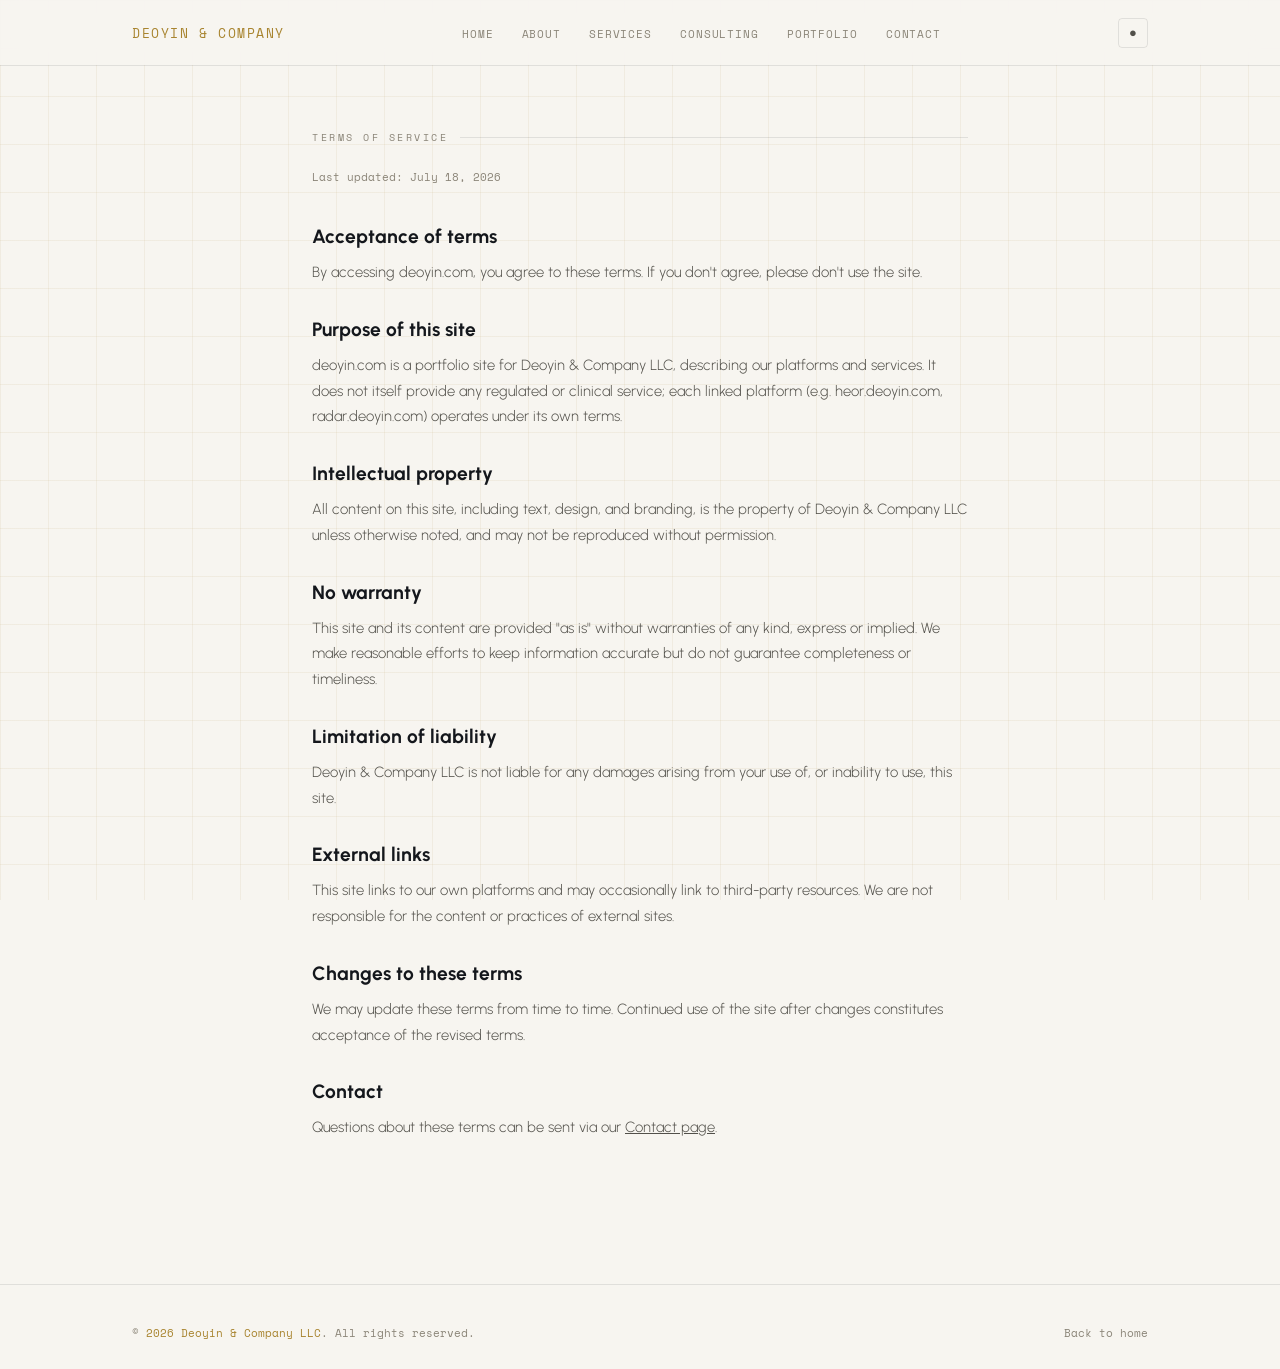
<file: terms.html>
<!DOCTYPE html>
<html lang="en">
<head>
<meta charset="UTF-8" />
<meta name="viewport" content="width=device-width, initial-scale=1.0" />
<title>Terms of Service | Deoyin & Company</title>
<meta name="description" content="Terms of service for Deoyin & Company and deoyin.com." />
<link rel="canonical" href="https://deoyin.com/terms.html" />
<meta name="robots" content="noindex" />
<link rel="icon" type="image/svg+xml" href="assets/img/favicon.svg" />
<link rel="manifest" href="site.webmanifest" />
<link href="https://fonts.googleapis.com/css2?family=Space+Mono:wght@400;700&family=Urbanist:wght@300;400;600;700;800;900&display=swap" rel="stylesheet" />
<link rel="stylesheet" href="assets/css/style.css" />
</head>
<body>
<nav class="site-nav">
  <div class="wrap">
    <a href="index.html" class="nav-logo">Deoyin & Company</a>
    <ul class="nav-links" data-nav-links>
      <li><a href="index.html">Home</a></li>
      <li><a href="about.html">About</a></li>
      <li><a href="services.html">Services</a></li>
      <li><a href="services.html#consulting">Consulting</a></li>
      <li><a href="index.html#portfolio">Portfolio</a></li>
      <li><a href="contact.html">Contact</a></li>
    </ul>
    <div class="nav-right">
      <button class="theme-toggle" data-theme-toggle type="button"></button>
      <button class="nav-burger" data-nav-burger type="button" aria-label="Toggle menu" aria-expanded="false"><span></span></button>
    </div>
  </div>
</nav>

<section class="page-section" style="border-top: none; padding-top: 4rem;">
  <div class="wrap legal" style="max-width: 720px;">
    <div class="section-label">Terms of Service</div>
    <span class="updated">Last updated: July 18, 2026</span>

    <h2>Acceptance of terms</h2>
    <p>By accessing deoyin.com, you agree to these terms. If you don't agree, please don't use the site.</p>

    <h2>Purpose of this site</h2>
    <p>deoyin.com is a portfolio site for Deoyin & Company LLC, describing our platforms and services. It does not itself provide any regulated or clinical service; each linked platform (e.g. heor.deoyin.com, radar.deoyin.com) operates under its own terms.</p>

    <h2>Intellectual property</h2>
    <p>All content on this site, including text, design, and branding, is the property of Deoyin & Company LLC unless otherwise noted, and may not be reproduced without permission.</p>

    <h2>No warranty</h2>
    <p>This site and its content are provided "as is" without warranties of any kind, express or implied. We make reasonable efforts to keep information accurate but do not guarantee completeness or timeliness.</p>

    <h2>Limitation of liability</h2>
    <p>Deoyin & Company LLC is not liable for any damages arising from your use of, or inability to use, this site.</p>

    <h2>External links</h2>
    <p>This site links to our own platforms and may occasionally link to third-party resources. We are not responsible for the content or practices of external sites.</p>

    <h2>Changes to these terms</h2>
    <p>We may update these terms from time to time. Continued use of the site after changes constitutes acceptance of the revised terms.</p>

    <h2>Contact</h2>
    <p>Questions about these terms can be sent via our <a href="contact.html">Contact page</a>.</p>
  </div>
</section>

<footer class="site-footer">
  <div class="wrap">
    <div class="footer-bottom" style="border-top: none; padding-top: 0;">
      <div class="footer-copy">© <span data-year>2026</span> <span>Deoyin & Company LLC</span>. All rights reserved.</div>
      <div class="footer-copy"><a href="index.html" style="text-decoration:none;">Back to home</a></div>
    </div>
  </div>
</footer>
<script src="assets/js/main.js"></script>
</body>
</html>
</file>
<file: assets/css/style.css>
/* Deoyin & Company: shared design system */
*, *::before, *::after { box-sizing: border-box; margin: 0; padding: 0; }

:root {
  --bg: #090c10; --bg2: #0e1218; --bg3: #141920;
  --border: rgba(255,255,255,0.07);
  --gold: #c9a84c; --gold-glow: rgba(201,168,76,0.08);
  --text: #e8eaf0; --text-muted: #6b7280; --text-mid: #9ca3af;
  --mono: 'Space Mono', monospace;
  --display: 'Urbanist', sans-serif;
  --shadow: 0 20px 60px rgba(0,0,0,0.35);
  color-scheme: dark;
}

:root[data-theme="light"] {
  --bg: #f7f5f0; --bg2: #ffffff; --bg3: #f0ede4;
  --border: rgba(9,12,16,0.09);
  --gold: #a8842f; --gold-glow: rgba(168,132,47,0.08);
  --text: #14171c; --text-muted: #8b8578; --text-mid: #52504a;
  --shadow: 0 20px 60px rgba(20,20,15,0.08);
  color-scheme: light;
}

@media (prefers-color-scheme: light) {
  :root:not([data-theme="dark"]) {
    --bg: #f7f5f0; --bg2: #ffffff; --bg3: #f0ede4;
    --border: rgba(9,12,16,0.09);
    --gold: #a8842f; --gold-glow: rgba(168,132,47,0.08);
    --text: #14171c; --text-muted: #8b8578; --text-mid: #52504a;
    --shadow: 0 20px 60px rgba(20,20,15,0.08);
    color-scheme: light;
  }
}

html { scroll-behavior: smooth; }
section[id], .content-card[id] { scroll-margin-top: 90px; }

body {
  background: var(--bg);
  color: var(--text);
  font-family: var(--display);
  min-height: 100vh;
  overflow-x: hidden;
  transition: background 0.25s ease, color 0.25s ease;
}

body::before {
  content: ''; position: fixed; inset: 0;
  background-image: linear-gradient(var(--gold-glow) 1px, transparent 1px), linear-gradient(90deg, var(--gold-glow) 1px, transparent 1px);
  background-size: 48px 48px; pointer-events: none; z-index: 0;
}

.wrap { position: relative; z-index: 1; max-width: 1080px; margin: 0 auto; padding: 0 2rem; }

a { color: inherit; }

/* ---------- Nav ---------- */
nav.site-nav {
  border-bottom: 1px solid var(--border);
  padding: 1.1rem 0;
  position: sticky; top: 0;
  z-index: 100;
}
nav.site-nav::before {
  content: '';
  position: absolute; inset: 0;
  background: color-mix(in srgb, var(--bg) 92%, transparent);
  backdrop-filter: blur(12px);
  z-index: -1;
}
nav.site-nav .wrap { display: flex; align-items: center; justify-content: space-between; gap: 1.5rem; }
.nav-logo { font-family: var(--mono); font-size: 13px; color: var(--gold); letter-spacing: 0.12em; text-transform: uppercase; text-decoration: none; white-space: nowrap; }
.nav-links { display: flex; align-items: center; gap: 1.75rem; list-style: none; }
.nav-links a {
  font-family: var(--mono); font-size: 11px; letter-spacing: 0.08em; text-transform: uppercase;
  color: var(--text-muted); text-decoration: none; transition: color 0.2s ease;
  padding: 4px 0; position: relative;
}
.nav-links a::after {
  content: ''; position: absolute; left: 0; right: 0; bottom: -3px; height: 1px;
  background: var(--gold); transform: scaleX(0); transform-origin: left; transition: transform 0.2s ease;
}
.nav-links a:hover, .nav-links a[aria-current="page"] { color: var(--text); }
.nav-links a:hover::after, .nav-links a[aria-current="page"]::after { transform: scaleX(1); }
.nav-right { display: flex; align-items: center; gap: 1.25rem; }

.theme-toggle {
  font-family: var(--mono); font-size: 13px; color: var(--text-mid);
  background: none; border: 1px solid var(--border); border-radius: 4px;
  width: 30px; height: 30px; display: flex; align-items: center; justify-content: center;
  cursor: pointer; transition: all 0.2s ease; line-height: 1;
}
.theme-toggle:hover { border-color: var(--gold); color: var(--gold); }

.nav-burger {
  display: none; background: none; border: 1px solid var(--border); border-radius: 4px;
  width: 34px; height: 30px; cursor: pointer; position: relative;
}
.nav-burger span, .nav-burger span::before, .nav-burger span::after {
  content: ''; position: absolute; left: 8px; right: 8px; height: 1px; background: var(--text-mid); transition: all 0.2s ease;
}
.nav-burger span { top: 50%; }
.nav-burger span::before { top: -6px; }
.nav-burger span::after { top: 6px; }
.nav-burger[aria-expanded="true"] span { background: transparent; }
.nav-burger[aria-expanded="true"] span::before { top: 0; transform: rotate(45deg); background: var(--gold); }
.nav-burger[aria-expanded="true"] span::after { top: 0; transform: rotate(-45deg); background: var(--gold); }

@media (max-width: 760px) {
  .nav-burger { display: block; }
  .nav-links {
    position: fixed; top: 61px; left: 0; right: 0; bottom: 0;
    background: var(--bg); flex-direction: column; align-items: flex-start; gap: 0;
    padding: 1rem 2rem 2rem; transform: translateX(100%); transition: transform 0.25s ease;
    z-index: 99; overflow-y: auto;
  }
  .nav-links.open { transform: translateX(0); }
  .nav-links li { width: 100%; border-bottom: 1px solid var(--border); }
  .nav-links a { display: block; padding: 1rem 0; font-size: 12px; }
}

/* ---------- Hero ---------- */
.hero { padding: 5rem 0 4rem; }
.hero-eyebrow { font-family: var(--mono); font-size: 11px; letter-spacing: 0.2em; color: var(--gold); text-transform: uppercase; margin-bottom: 1rem; display: flex; align-items: center; gap: 10px; }
.hero-eyebrow::before { content: ''; display: block; width: 32px; height: 1px; background: var(--gold); flex-shrink: 0; }
h1 { font-family: var(--display); font-size: clamp(2.6rem, 6vw, 5.5rem); font-weight: 900; line-height: 1.12; letter-spacing: -0.03em; color: var(--text); margin-bottom: 1.25rem; }
h1 span { color: var(--gold); }
.hero-sub { font-size: 1.05rem; color: var(--text-mid); max-width: 560px; line-height: 1.75; margin-bottom: 2rem; font-weight: 300; letter-spacing: 0.01em; }
.hero-actions { display: flex; gap: 1rem; flex-wrap: wrap; margin-bottom: 2.5rem; }
.hero-stat-row { display: flex; gap: 3rem; border-top: 1px solid var(--border); padding-top: 1.75rem; flex-wrap: wrap; }
.stat-num { font-family: var(--display); font-size: 2rem; color: var(--gold); font-weight: 800; display: block; margin-bottom: 0.2rem; letter-spacing: -0.02em; }
.stat-label { font-size: 11px; color: var(--text-muted); letter-spacing: 0.1em; text-transform: uppercase; font-family: var(--mono); }

/* ---------- Buttons ---------- */
.btn {
  display: inline-flex; align-items: center; gap: 8px; font-family: var(--mono); font-size: 11px;
  letter-spacing: 0.1em; text-transform: uppercase; text-decoration: none; padding: 0.85rem 1.4rem;
  border-radius: 4px; border: 1px solid var(--border); transition: all 0.2s ease; cursor: pointer;
}
.btn-primary { background: var(--gold); border-color: var(--gold); color: #0c0e10; font-weight: 700; }
.btn-primary:hover { filter: brightness(1.08); transform: translateY(-1px); }
.btn-ghost { color: var(--text); background: transparent; }
.btn-ghost:hover { border-color: var(--gold); color: var(--gold); }

/* ---------- Section scaffolding ---------- */
.section-label { font-family: var(--mono); font-size: 10px; letter-spacing: 0.25em; text-transform: uppercase; color: var(--text-muted); margin-bottom: 1.5rem; display: flex; align-items: center; gap: 12px; }
.section-label::after { content: ''; flex: 1; height: 1px; background: var(--border); }
section.page-section { padding: 4rem 0; border-top: 1px solid var(--border); }
section.page-section:first-of-type { border-top: none; }
.section-heading { font-family: var(--display); font-size: clamp(1.6rem, 3vw, 2.4rem); font-weight: 800; letter-spacing: -0.02em; margin-bottom: 1rem; }
.section-intro { color: var(--text-mid); max-width: 640px; line-height: 1.75; font-weight: 300; margin-bottom: 2.5rem; }

/* Reveal-on-scroll */
.reveal { opacity: 0; transform: translateY(16px); transition: opacity 0.6s ease, transform 0.6s ease; }
.reveal.in-view { opacity: 1; transform: translateY(0); }

/* ---------- Portfolio grid ---------- */
.portfolio { padding: 2.5rem 0 0; }
.grid { display: grid; grid-template-columns: repeat(auto-fill, minmax(300px, 1fr)); gap: 1px; background: var(--border); border: 1px solid var(--border); border-radius: 4px; overflow: hidden; }
.card { background: var(--bg2); padding: 1.5rem; text-decoration: none; display: block; position: relative; overflow: hidden; transition: background 0.2s ease; }
.card::before { content: ''; position: absolute; inset: 0; background: var(--gold-glow); opacity: 0; transition: opacity 0.2s ease; }
.card:hover { background: var(--bg3); }
.card:hover::before { opacity: 1; }
.card:hover .card-arrow { transform: translate(3px, -3px); color: var(--gold); }
.card:hover .card-tag { border-color: color-mix(in srgb, var(--gold) 30%, transparent); color: var(--gold); }
.card-header { display: flex; justify-content: space-between; align-items: flex-start; margin-bottom: 1rem; }
.card-index { font-family: var(--mono); font-size: 10px; color: var(--text-muted); letter-spacing: 0.1em; }
.card-arrow { font-size: 14px; color: var(--text-muted); transition: transform 0.2s ease, color 0.2s ease; }
.card-name { font-family: var(--mono); font-size: 10px; color: var(--gold); letter-spacing: 0.12em; text-transform: lowercase; margin-bottom: 0.4rem; }
.card-title { font-family: var(--display); font-size: 1.2rem; font-weight: 700; color: var(--text); margin-bottom: 0.6rem; line-height: 1.2; letter-spacing: -0.01em; }
.card-desc { font-size: 0.83rem; color: var(--text-mid); line-height: 1.6; font-weight: 300; }
.card-footer { margin-top: 1.2rem; display: flex; align-items: center; gap: 6px; flex-wrap: wrap; }
.card-tag { font-family: var(--mono); font-size: 9px; letter-spacing: 0.1em; text-transform: uppercase; color: var(--text-muted); border: 1px solid var(--border); padding: 3px 7px; border-radius: 2px; transition: all 0.2s ease; }
.card-status { font-family: var(--mono); font-size: 9px; letter-spacing: 0.1em; text-transform: uppercase; margin-left: auto; }
.status-live { color: #4ade80; }
.status-soon { color: var(--text-muted); }

/* ---------- Generic content cards (services/values) ---------- */
.content-grid { display: grid; grid-template-columns: repeat(auto-fill, minmax(240px, 1fr)); gap: 1.25rem; }
.content-card { background: var(--bg2); border: 1px solid var(--border); border-radius: 6px; padding: 1.75rem; transition: border-color 0.2s ease, transform 0.2s ease; }
.content-card:hover { border-color: color-mix(in srgb, var(--gold) 35%, var(--border)); transform: translateY(-2px); }
.content-card-num { font-family: var(--mono); font-size: 10px; color: var(--gold); letter-spacing: 0.1em; margin-bottom: 0.9rem; display: block; }
.content-card h3 { font-family: var(--display); font-size: 1.1rem; font-weight: 700; margin-bottom: 0.6rem; letter-spacing: -0.01em; }
.content-card p { font-size: 0.88rem; color: var(--text-mid); line-height: 1.65; font-weight: 300; }

/* Process steps */
.steps { display: flex; flex-direction: column; gap: 0; border: 1px solid var(--border); border-radius: 6px; overflow: hidden; }
.step { display: flex; gap: 1.5rem; padding: 1.5rem 1.75rem; background: var(--bg2); border-bottom: 1px solid var(--border); }
.step:last-child { border-bottom: none; }
.step-num { font-family: var(--mono); font-size: 1.2rem; color: var(--gold); font-weight: 700; flex-shrink: 0; width: 2.2rem; }
.step h3 { font-family: var(--display); font-size: 1.05rem; font-weight: 700; margin-bottom: 0.4rem; }
.step p { font-size: 0.88rem; color: var(--text-mid); line-height: 1.6; font-weight: 300; max-width: 560px; }

/* ---------- Forms ---------- */
.form { max-width: 560px; }
.form-row { margin-bottom: 1.25rem; display: flex; flex-direction: column; gap: 0.5rem; }
.form-row label { font-family: var(--mono); font-size: 10px; letter-spacing: 0.1em; text-transform: uppercase; color: var(--text-muted); }
.form-row input, .form-row textarea {
  background: var(--bg2); border: 1px solid var(--border); border-radius: 4px; padding: 0.85rem 1rem;
  color: var(--text); font-family: var(--display); font-size: 0.92rem; transition: border-color 0.2s ease;
}
.form-row input:focus, .form-row textarea:focus { outline: none; border-color: var(--gold); }
.form-row textarea { resize: vertical; min-height: 140px; }
.form-note { font-size: 0.78rem; color: var(--text-muted); margin-top: 0.5rem; }
.form-status { font-family: var(--mono); font-size: 11px; margin-top: 1rem; letter-spacing: 0.05em; }
.form-status.success { color: #4ade80; }
.form-status.error { color: #f87171; }

.contact-methods { display: grid; grid-template-columns: repeat(auto-fit, minmax(200px, 1fr)); gap: 1.25rem; margin-top: 2.5rem; }
.contact-method { border: 1px solid var(--border); border-radius: 6px; padding: 1.25rem; background: var(--bg2); }
.contact-method .label { font-family: var(--mono); font-size: 10px; letter-spacing: 0.1em; text-transform: uppercase; color: var(--text-muted); margin-bottom: 0.5rem; display: block; }
.contact-method a { text-decoration: none; color: var(--text); font-weight: 600; }
.contact-method a:hover { color: var(--gold); }

/* ---------- Legal pages ---------- */
.legal h2 { font-family: var(--display); font-size: 1.2rem; font-weight: 700; margin: 2rem 0 0.75rem; }
.legal h2:first-child { margin-top: 0; }
.legal p, .legal li { color: var(--text-mid); line-height: 1.75; font-weight: 300; font-size: 0.92rem; margin-bottom: 0.9rem; }
.legal ul { padding-left: 1.4rem; }
.legal .updated { font-family: var(--mono); font-size: 11px; color: var(--text-muted); margin-bottom: 2.5rem; display: block; }

/* ---------- 404 ---------- */
.error-page { padding: 7rem 0; text-align: center; }
.error-code { font-family: var(--mono); font-size: 5rem; color: var(--gold); font-weight: 700; line-height: 1; margin-bottom: 1rem; }
.error-page p { color: var(--text-mid); margin-bottom: 2rem; }

/* ---------- Footer ---------- */
footer.site-footer { border-top: 1px solid var(--border); margin-top: 4rem; padding: 2.5rem 0 1.75rem; position: relative; z-index: 1; }
.footer-grid { display: grid; grid-template-columns: 1.4fr 1fr 1fr; gap: 2rem; margin-bottom: 2rem; }
.footer-col h4 { font-family: var(--mono); font-size: 10px; letter-spacing: 0.12em; text-transform: uppercase; color: var(--text-muted); margin-bottom: 1rem; }
.footer-col p { font-size: 0.85rem; color: var(--text-mid); line-height: 1.6; font-weight: 300; max-width: 320px; }
.footer-col ul { list-style: none; display: flex; flex-direction: column; gap: 0.6rem; }
.footer-col a { text-decoration: none; font-size: 0.85rem; color: var(--text-mid); transition: color 0.2s ease; }
.footer-col a:hover { color: var(--gold); }
.footer-bottom { border-top: 1px solid var(--border); padding-top: 1.5rem; display: flex; align-items: center; justify-content: space-between; flex-wrap: wrap; gap: 1rem; }
.footer-copy { font-family: var(--mono); font-size: 11px; color: var(--text-muted); }
.footer-copy span { color: var(--gold); }

@media (max-width: 760px) {
  .footer-grid { grid-template-columns: 1fr; gap: 1.75rem; }
}

@media (max-width: 600px) {
  .hero { padding: 3.5rem 0 3rem; }
  .hero-stat-row { gap: 1.5rem; }
  .grid { grid-template-columns: 1fr; }
  section.page-section { padding: 3rem 0; }
}

@media (prefers-reduced-motion: reduce) {
  html { scroll-behavior: auto; }
  .reveal { opacity: 1; transform: none; transition: none; }
}
</file>
